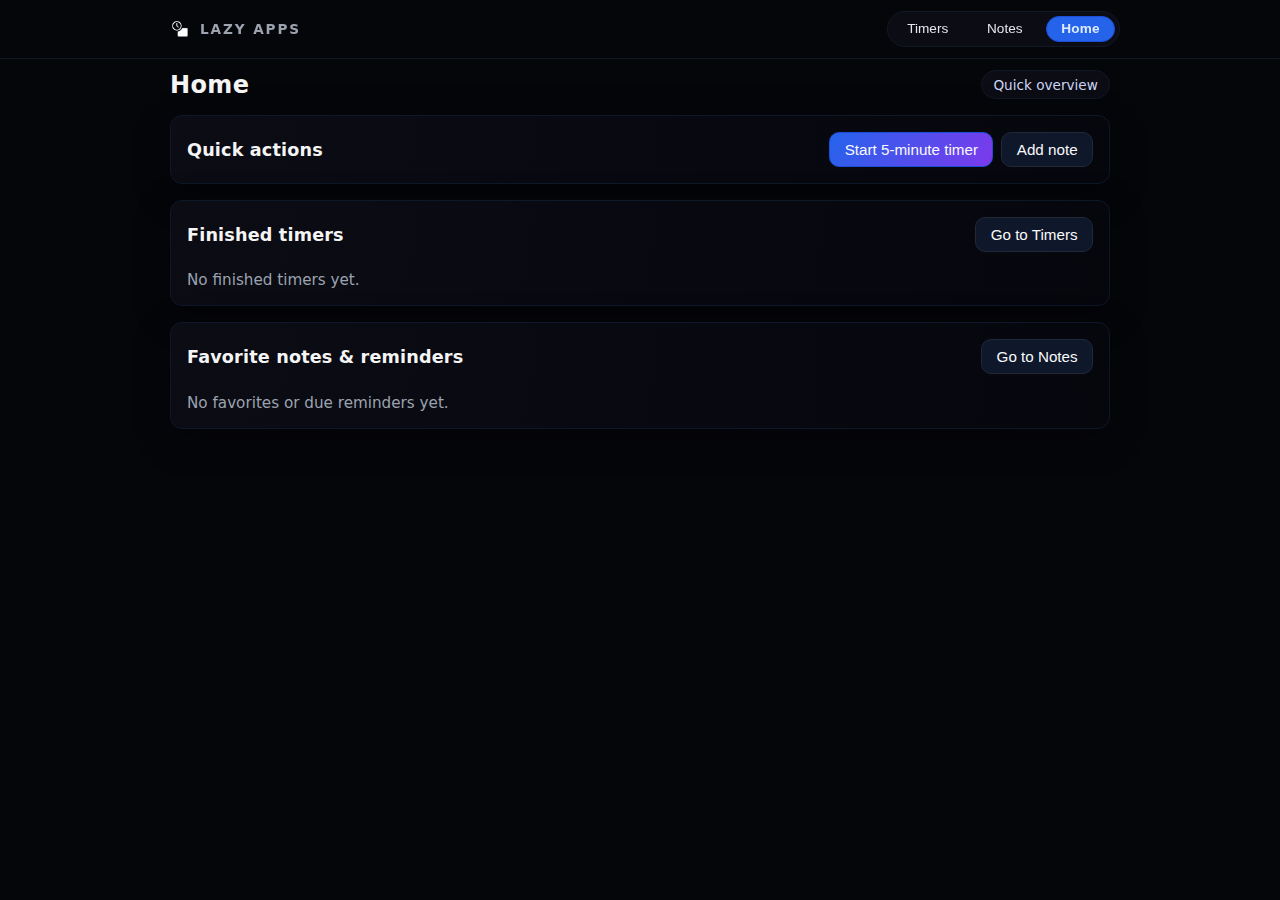
<file: index.html>
<!DOCTYPE html>
<html lang="en">
<head>
  <meta charset="UTF-8" />
  <title>Lazy Apps</title>
  <meta name="viewport" content="width=device-width, initial-scale=1" />
  <link rel="icon" type="image/png" href="icon.png" />
  <style>
    :root { color-scheme: dark; }
    * { box-sizing: border-box; }

    html, body {
      margin: 0;
      padding: 0;
      height: 100%;
    }

    body {
      font-family: system-ui, -apple-system, sans-serif;
      background: #05060a;
      color: #f5f5f5;
      display: flex;
      flex-direction: column;
    }

    /* Top navigation shell */
    .top-nav {
      position: fixed;
      top: 0;
      left: 0;
      right: 0;
      z-index: 1000;
      background: #05060a;
      box-shadow: 0 1px 0 #111827;
      padding: 0.55rem 1rem;
      display: flex;
      justify-content: center;
    }

    .top-nav-inner {
      width: 100%;
      max-width: 960px;
      display: flex;
      align-items: center;
      justify-content: space-between;
      gap: 1rem;
    }

    .app-brand {
      display: flex;
      align-items: center;
      gap: 0rem;
      font-size: 0.85rem;
      font-weight: 600;
      letter-spacing: 0.14em;
      text-transform: uppercase;
      color: #9ca3af;
      white-space: nowrap;
    }

    .app-brand img {
      width: 40px;
      height: 40px;
      border-radius: 12px;
      display: block;
    }

    .tab-group {
      display: flex;
      justify-content: center;
      gap: 0.5rem;
      padding: 0.25rem;
      border-radius: 999px;
      background: #0b0c14;
      border: 1px solid #111827;
    }

    .tab-button {
      position: relative; /* needed for the notes dot */
      border: none;
      background: transparent;
      color: #e5e7eb;
      font-size: 0.85rem;
      padding: 0.3rem 0.9rem;
      border-radius: 999px;
      cursor: pointer;
      transition:
        background 0.12s ease,
        color 0.12s ease,
        transform 0.05s ease,
        border-color 0.12s ease;
      white-space: nowrap;
      border: 1px solid transparent;
    }

    .tab-button:hover {
      background: #111827;
    }

    .tab-button:active {
      transform: scale(0.96);
    }

    .tab-button.active {
      background: #2563eb;
      color: #f9fafb;
      border-color: #1d4ed8;
    }

    .tab-button.home-tab {
      font-weight: 700;
      letter-spacing: 0.01em;
      color: #dbeafe;
    }

    /* Alarm state for Timers tab */
    .tab-button.timer-alert {
      border-color: #ef4444;
      color: #fecaca;
    }

    .tab-button.timer-alert::after {
      content: " 🔔";
      font-size: 1rem;
      vertical-align: -0.1em;
    }

    /* Subtle dot for Notes reminders */
    .tab-button.notes-reminder::after {
      content: "";
      position: absolute;
      top: 4px;
      right: 4px;
      width: 6px;
      height: 6px;
      border-radius: 999px;
      background: #f97373;
    }

    .tab-button:focus-visible {
      outline: 2px solid #38bdf8;
      outline-offset: 2px;
    }

    main {
      flex: 1 1 auto;
      margin-top: 3.1rem; /* space for fixed nav */
      padding: 0;
      min-height: 0;
    }

    /* One iframe per page, all full height; only .active is visible */
    .page-frame {
      width: 100%;
      height: 100%;
      border: none;
      background: #05060a;
      display: none;
    }

    .page-frame.active {
      display: block;
    }

    @media (max-width: 640px) {
      .top-nav-inner {
        flex-direction: column;
        align-items: center;
        justify-content: center;
      }

      .app-brand {
        font-size: 0.8rem;
      }
    }
  </style>
</head>
<body>
  <header class="top-nav">
    <div class="top-nav-inner">
      <div class="app-brand">
        <img src="icon.png" alt="Lazy Apps icon">
        <span>Lazy apps</span>
      </div>

      <div class="tab-group">
        <button class="tab-button" data-src="apps/timers.html">Timers</button>
        <button class="tab-button" data-src="apps/notes.html">Notes</button>
        <button class="tab-button home-tab active" data-src="apps/home.html">Home</button>
      </div>
    </div>
  </header>

  <main>
    <!-- Each page has its own iframe, kept loaded all the time -->
    <iframe
      class="page-frame"
      data-src="apps/timers.html"
      src="apps/timers.html"
      title="Timers"
    ></iframe>

    <iframe
      class="page-frame"
      data-src="apps/notes.html"
      src="apps/notes.html"
      title="Notes"
    ></iframe>

    <iframe
      class="page-frame active"
      data-src="apps/home.html"
      src="apps/home.html"
      title="Home"
    ></iframe>
  </main>

  <script>
    const LAST_PAGE_KEY = "lazy_last_page_v1";

    const buttons = Array.from(document.querySelectorAll(".tab-button"));
    const frames = Array.from(document.querySelectorAll(".page-frame"));

    function setActiveButton(clicked) {
      buttons.forEach(btn => {
        btn.classList.toggle("active", btn === clicked);
      });
    }

    function setActiveFrame(src) {
      frames.forEach(frame => {
        frame.classList.toggle("active", frame.dataset.src === src);
      });
    }

    function switchToButton(btn) {
      if (!btn) return;
      const src = btn.dataset.src;
      if (!src) return;

      setActiveButton(btn);
      setActiveFrame(src);

      try {
        localStorage.setItem(LAST_PAGE_KEY, src);
      } catch {
        // ignore storage errors
      }
    }

    // Click handling
    buttons.forEach(btn => {
      btn.addEventListener("click", () => {
        switchToButton(btn);
      });
    });

    // Restore last page on load
    let storedSrc = null;
    try {
      storedSrc = localStorage.getItem(LAST_PAGE_KEY);
    } catch {
      storedSrc = null;
    }

    const homeButton = buttons.find(btn => btn.dataset.src === "apps/home.html");
    const initialButton =
      buttons.find(btn => btn.dataset.src === storedSrc) ||
      homeButton ||
      buttons[0];

    switchToButton(initialButton);

    // Listen for alarm state messages from apps/timers.html AND reminder state from apps/notes.html
    window.addEventListener("message", event => {
      const data = event.data;
      if (!data || typeof data !== "object") return;

      if (data.type === "lazy_switch_tab") {
        const targetBtn = buttons.find(btn => btn.dataset.src === data.targetSrc);
        if (targetBtn) switchToButton(targetBtn);
        return;
      }

      if (data.type === "lazy_quick_add_timer") {
        const timersFrame = frames.find(frame => frame.dataset.src === "apps/timers.html");
        timersFrame?.contentWindow?.postMessage(data, "*");
        return;
      }

      if (data.type === "lazy_focus_new_note") {
        const notesFrame = frames.find(frame => frame.dataset.src === "apps/notes.html");
        notesFrame?.contentWindow?.postMessage(data, "*");
        return;
      }

      // Timers: { source: "timers", type: "alarmState", anyFinished: boolean }
      if (data.source === "timers" && data.type === "alarmState") {
        const timersBtn = buttons.find(btn => btn.dataset.src === "apps/timers.html");
        if (!timersBtn) return;

        if (data.anyFinished) {
          timersBtn.classList.add("timer-alert");
        } else {
          timersBtn.classList.remove("timer-alert");
        }
        return;
      }

      // Notes: { type: "lazy_notes_reminder_state", hasDue: boolean }
      if (data.type === "lazy_notes_reminder_state") {
        const notesBtn = buttons.find(btn => btn.dataset.src === "apps/notes.html");
        if (!notesBtn) return;

        if (data.hasDue) {
          notesBtn.classList.add("notes-reminder");
        } else {
          notesBtn.classList.remove("notes-reminder");
        }
      }
    });
  </script>
</body>
</html>
</file>
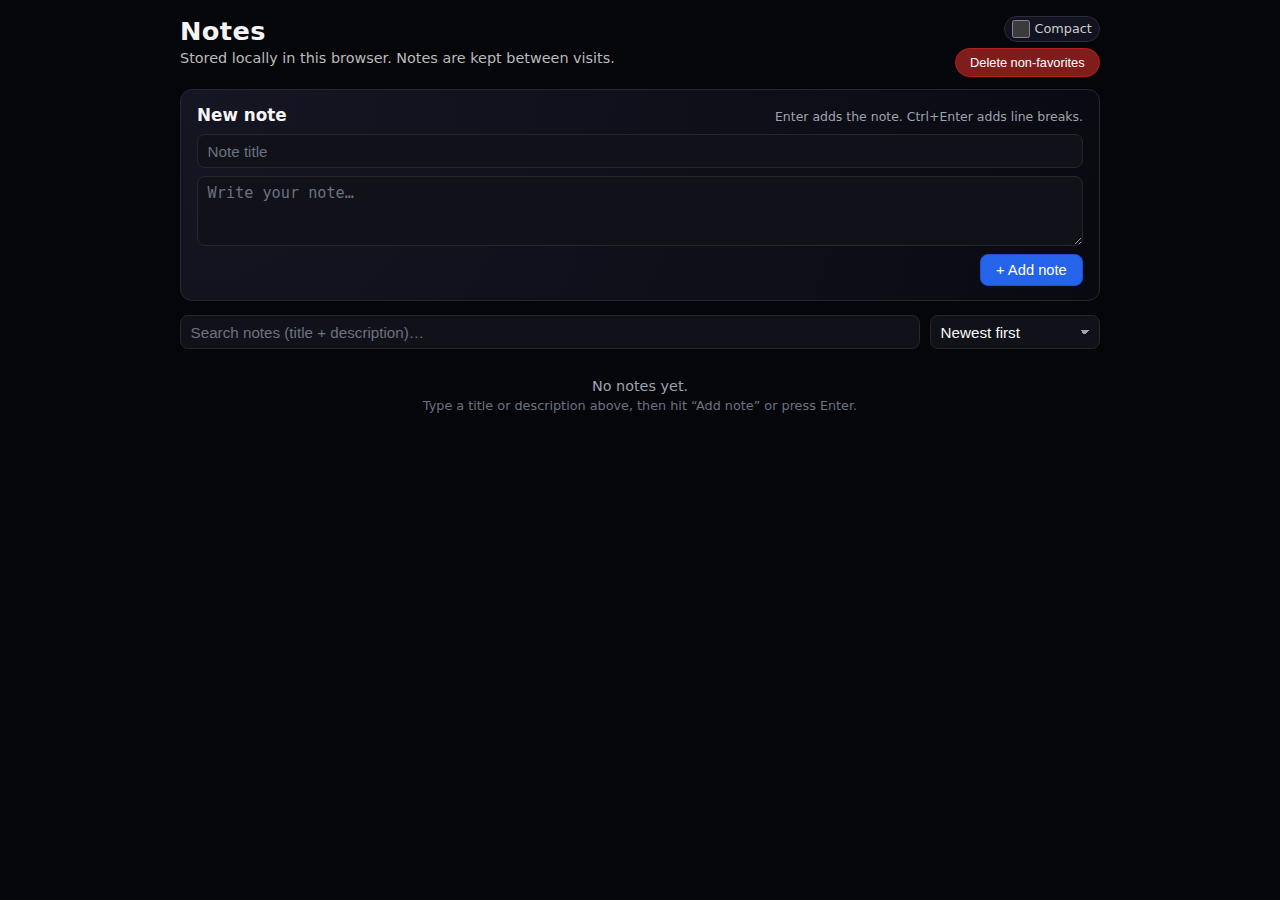
<file: notes.html>
<!DOCTYPE html>
<html lang="en">
<head>
  <meta charset="UTF-8" />
  <title>Notes</title>
  <meta name="viewport" content="width=device-width, initial-scale=1" />
  <style>
    :root { color-scheme: dark; }
    * { box-sizing: border-box; }

    body {
      margin: 0;
      padding: 1rem;
      background: #05060a;
      color: #f5f5f5;
      font-family: system-ui, -apple-system, sans-serif;
      transition: padding 0.15s ease;
    }

    .page {
      max-width: 920px;
      margin: 0 auto;
    }

    /* Top bar (aligned with timers) */
    .top-bar {
      display: flex;
      justify-content: space-between;
      gap: 1rem;
      align-items: flex-start;
      margin-bottom: 0.8rem;
    }

    .top-text h1 {
      margin: 0 0 0.25rem;
      font-size: 1.6rem;
      letter-spacing: 0.015em;
    }

    .top-text p {
      margin: 0;
      color: #bbbbbb;
      font-size: 0.9rem;
    }

    .top-right {
      display: flex;
      flex-direction: column;
      align-items: flex-end;
      gap: 0.4rem;
    }

    .toggles {
      display: flex;
      gap: 0.5rem;
      align-items: center;
      flex-wrap: wrap;
      justify-content: flex-end;
    }

    .toggle {
      display: inline-flex;
      align-items: center;
      gap: 0.3rem;
      font-size: 0.8rem;
      color: #cccccc;
      padding: 0.2rem 0.45rem;
      border-radius: 999px;
      border: 1px solid #2b2c3b;
      background: #121321;
    }

    .toggle input {
      margin: 0;
      width: 1.1rem;
      height: 1.1rem;
    }

    .reset-all-btn {
      padding: 0.35rem 0.9rem;
      border-radius: 999px;
      border: 1px solid #b91c1c;
      background: #7f1d1d;
      color: #fff;
      font-size: 0.8rem;
      cursor: pointer;
      transition: transform 0.05s ease, background 0.1s ease, border-color 0.1s ease;
    }

    .reset-all-btn:hover { background: #991b1b; }
    .reset-all-btn:active { transform: scale(0.96); }

    .input-error {
      margin: 0;
      font-size: 0.8rem;
      color: #f97373;
      min-height: 1em;
      flex: 1 1 auto;
    }

    button {
      padding: 0.45rem 0.95rem;
      border-radius: 8px;
      border: 1px solid #333;
      background: #1d1f2b;
      color: #fff;
      font-size: 0.92rem;
      cursor: pointer;
      transition: transform 0.05s ease, background 0.1s ease, border-color 0.1s ease;
      white-space: nowrap;
    }

    button:hover { background: #272a3a; }
    button:active { transform: scale(0.97); }

    button:focus-visible,
    .field:focus-visible,
    select:focus-visible,
    .toggle input:focus-visible {
      outline: 2px solid #38bdf8;
      outline-offset: 2px;
    }

    .btn-primary {
      background: #2563eb;
      border-color: #1d4ed8;
    }

    .btn-primary:hover {
      background: #1d4ed8;
    }

    .field {
      width: 100%;
      padding: 0.45rem 0.6rem;
      border-radius: 8px;
      border: 1px solid #272727;
      background: #101119;
      color: #f9fafb;
      font-size: 0.95rem;
    }

    .field::placeholder {
      color: #6b7280;
    }

    textarea.field {
      resize: vertical;
      min-height: 3.2rem;
    }

    /* New note card */
    .new-note {
      background: radial-gradient(circle at top left, #151623, #090a11);
      border-radius: 12px;
      border: 1px solid #262637;
      padding: 0.9rem 1rem 0.85rem;
      margin-bottom: 0.9rem;
    }

    .new-note-header {
      display: flex;
      justify-content: space-between;
      align-items: baseline;
      gap: 0.75rem;
      margin-bottom: 0.6rem;
    }

    .new-note-header h2 {
      margin: 0;
      font-size: 1.05rem;
    }

    .new-note-header span {
      font-size: 0.78rem;
      color: #9ca3af;
      white-space: nowrap;
    }

    .new-note-body {
      display: flex;
      flex-direction: column;
      gap: 0.5rem;
    }

    .new-note-footer {
      display: flex;
      justify-content: flex-end;
      align-items: center;
      gap: 0.75rem;
      margin-top: 0.5rem;
    }

    /* Toolbar: search + sort */
    .toolbar {
      display: flex;
      flex-wrap: wrap;
      gap: 0.6rem;
      align-items: center;
      margin-bottom: 0.6rem;
    }

    .toolbar-search {
      flex: 1 1 220px;
      min-width: 0;
    }

    .toolbar-sort {
      flex: 0 0 170px;
    }

    select.field {
      padding-right: 2rem;
      appearance: none;
      background-image: linear-gradient(45deg, transparent 50%, #9ca3af 50%), linear-gradient(135deg, #9ca3af 50%, transparent 50%);
      background-position: calc(100% - 14px) 50%, calc(100% - 9px) 50%;
      background-size: 5px 5px, 5px 5px;
      background-repeat: no-repeat;
    }

    /* Notes list */
    #notes {
      display: flex;
      flex-direction: column;
      gap: 0.55rem;
      margin-top: 0.2rem;
    }

    .note {
      background: radial-gradient(circle at top left, #1c1d2a, #090a11);
      border: 1px solid #262637;
      border-radius: 10px;
      padding: 0.65rem 0.75rem;
      display: flex;
      flex-direction: column;
      gap: 0.45rem;
    }

    .note.favorite {
      border-color: #eab308;
    }

    .note.reminder-due {
      border-color: #f97373;
      box-shadow: 0 0 6px rgba(248, 113, 113, 0.25);
    }

    .note-main {
      display: flex;
      justify-content: space-between;
      gap: 0.6rem;
      align-items: stretch;
      flex-wrap: wrap;
    }

    .note-left {
      flex: 1 1 60%;
      min-width: 0;
      display: flex;
      flex-direction: column;
      gap: 0.35rem;
    }

    .note-title {
      font-size: 0.98rem;
      font-weight: 600;
      letter-spacing: 0.01em;
      background: #0c0d15;
      border: 1px solid #272727;
      border-radius: 8px;
      padding: 0.35rem 0.55rem;
      color: #f9fafb;
    }

    .note-title::placeholder {
      color: #6b7280;
    }

    .note-desc {
      font-size: 0.92rem;
      background: #101119;
      border-radius: 8px;
      border: 1px solid #272727;
      padding: 0.4rem 0.55rem;
      color: #e5e7eb;
      min-height: 3rem;
      resize: vertical;
    }

    .note-desc::placeholder {
      color: #6b7280;
    }

    /* Inline star (used in compact mode) */
    .note-fav-inline {
      border: none;
      background: transparent;
      padding: 0;
      margin: 0;
      margin-right: 0.3rem;
      cursor: pointer;
      font-size: 0.9rem;
      color: #e5e7eb;
      display: none; /* only in compact mode */
    }

    .note-fav-inline:hover {
      color: #facc15;
    }

    .note-right {
      flex: 0 0 210px;
      display: flex;
      flex-direction: column;
      justify-content: space-between;
      align-items: flex-end;
      gap: 0.4rem;
      font-size: 0.8rem;
      color: #9ca3af;
      text-align: right;
    }

    .note-meta-label {
      color: #d1d5db;
      font-weight: 500;
    }

    .note-meta-value {
      color: #9ca3af;
    }

    .note-meta-block {
      margin-bottom: 0.2rem;
    }

    .note-reminder {
      display: flex;
      flex-direction: column;
      align-items: flex-end;
      gap: 0.15rem;
      margin-top: 0.15rem;
    }

    .note-reminder-select {
      padding: 0.18rem 0.7rem;
      border-radius: 999px;
      border: 1px solid #272727;
      background: #0b0c14;
      color: #e5e7eb;
      font-size: 0.78rem;
      cursor: pointer;
    }

    .note-reminder-select option {
      background: #05060a;
      color: #e5e7eb;
    }

    .note-reminder-status {
      font-size: 0.75rem;
      color: #9ca3af;
    }

    .note-reminder-status.due {
      color: #f97373;
    }

    .note-actions {
      display: flex;
      flex-wrap: wrap;
      gap: 0.25rem;
      justify-content: flex-end;
    }

    .note-delete-btn {
      background: #b91c1c;
      border-color: #991b1b;
      font-size: 0.82rem;
      padding: 0.32rem 0.8rem;
    }

    .note-delete-btn:hover {
      background: #991b1b;
    }

    .note-fav-btn {
      background: #1e293b;
      border-color: #334155;
      font-size: 0.82rem;
      padding: 0.32rem 0.8rem;
    }

    .note-fav-btn:hover {
      background: #111827;
    }

    .note-empty-state {
      text-align: center;
      padding: 1.2rem 0.4rem;
      color: #9ca3af;
      font-size: 0.9rem;
    }

    .note-empty-state span {
      display: block;
      margin-top: 0.25rem;
      font-size: 0.8rem;
      color: #6b7280;
    }

    /* Compact mode (aligned with timers philosophy) */
    body.compact {
      padding: 1rem;
    }

    body.compact .new-note {
      padding: 0.7rem 0.8rem;
      margin-bottom: 0.6rem;
    }

    body.compact .new-note-header h2 {
      font-size: 0.95rem;
    }

    body.compact .new-note-header span {
      font-size: 0.72rem;
    }

    body.compact .field {
      font-size: 0.9rem;
      padding: 0.35rem 0.5rem;
    }

    body.compact .toolbar {
      margin-bottom: 0.4rem;
      gap: 0.45rem;
    }

    body.compact .note {
      padding: 0.45rem 0.6rem;
      gap: 0.3rem;
    }

    body.compact .note-main {
      flex-wrap: nowrap;
      align-items: center;
    }

    body.compact .note-left {
      flex-direction: row;
      align-items: center;
      gap: 0.5rem;
    }

    body.compact .note-fav-inline {
      display: inline-flex;
      align-items: center;
      justify-content: center;
    }

    body.compact .note-title {
      font-size: 0.9rem;
      padding: 0.3rem 0.5rem;
      flex: 1 1 auto;
    }

    body.compact .note-desc {
      display: none;
    }

    body.compact .note-right {
      flex: 0 0 auto;
      align-items: flex-end;
      gap: 0.25rem;
    }

    body.compact .note-meta-label {
      display: none;
    }

    body.compact .note-meta-value {
      font-size: 0.78rem;
    }

    body.compact .note-reminder-select {
      padding: 0.15rem 0.6rem;
      font-size: 0.74rem;
    }

    body.compact .note-reminder-status {
      display: none;
    }

    body.compact .note-delete-btn,
    body.compact .note-fav-btn {
      padding: 0.25rem 0.45rem;
      font-size: 0.8rem;
    }

    body.compact .note-actions {
      flex-wrap: nowrap;
    }

    /* Hide the big Favorite button in compact mode; we use inline star instead */
    body.compact .note-fav-btn {
      display: none;
    }

    /* Match timers: shrink the top red button in compact mode */
    body.compact .reset-all-btn {
      padding: 0.3rem 0.75rem;
      font-size: 0.75rem;
    }

    @media (max-width: 640px) {
      .top-bar {
        flex-direction: column;
        align-items: flex-start;
      }

      .top-right {
        align-items: flex-start;
      }

      .new-note-header {
        flex-direction: column;
        align-items: flex-start;
      }

      .note-right {
        flex-basis: 100%;
        align-items: flex-start;
        text-align: left;
      }

      .note-actions {
        justify-content: flex-start;
      }

      .note-reminder {
        align-items: flex-start;
      }
    }
  </style>
</head>
<body>
  <div class="page">
    <header class="top-bar">
      <div class="top-text">
        <h1>Notes</h1>
        <p>Stored locally in this browser. Notes are kept between visits.</p>
      </div>
      <div class="top-right">
        <div class="toggles">
          <label class="toggle">
            <input type="checkbox" id="compactToggle">
            <span>Compact</span>
          </label>
        </div>
        <button id="deleteOthersBtn" class="reset-all-btn" type="button">
          Delete non-favorites
        </button>
      </div>
    </header>

    <!-- New note card -->
    <section class="new-note">
      <div class="new-note-header">
        <h2>New note</h2>
        <span>Enter adds the note. Ctrl+Enter adds line breaks.</span>
      </div>

      <div class="new-note-body">
        <input
          id="titleInput"
          class="field"
          type="text"
          placeholder="Note title"
          aria-label="Note title"
        >
        <textarea
          id="descInput"
          class="field"
          rows="3"
          placeholder="Write your note…"
          aria-label="Note description"
        ></textarea>
      </div>

      <div class="new-note-footer">
        <p id="noteError" class="input-error"></p>
        <button id="addNoteBtn" class="btn-primary" type="button">+ Add note</button>
      </div>
    </section>

    <!-- Toolbar -->
    <section class="toolbar">
      <div class="toolbar-search">
        <input
          id="searchInput"
          class="field"
          type="search"
          placeholder="Search notes (title + description)…"
          aria-label="Search notes"
        >
      </div>

      <div class="toolbar-sort">
        <select
          id="sortSelect"
          class="field"
          aria-label="Sort by added time"
        >
          <option value="newest">Newest first</option>
          <option value="oldest">Oldest first</option>
        </select>
      </div>
    </section>

    <!-- Notes list -->
    <section aria-label="Notes">
      <div id="notes"></div>
    </section>
  </div>

  <script>
    const STORAGE_KEY = "lazy_notes_v1";
    const SETTINGS_KEY = "lazy_notes_settings_v1";

    let notes = [];
    let sortOrder = "newest"; // "newest" | "oldest"
    let searchQuery = "";
    let compactEnabled = false;

    // ------- Settings -------
    function loadSettings() {
      const raw = localStorage.getItem(SETTINGS_KEY);
      if (!raw) return;
      try {
        const s = JSON.parse(raw);
        compactEnabled = !!s.compactEnabled;
      } catch {}
    }

    function saveSettings() {
      localStorage.setItem(
        SETTINGS_KEY,
        JSON.stringify({ compactEnabled })
      );
    }

    function applySettingsToUI() {
      const compactToggle = document.getElementById("compactToggle");
      if (compactToggle) compactToggle.checked = compactEnabled;
      document.body.classList.toggle("compact", compactEnabled);
    }

    // ------- Storage -------
    function loadNotes() {
      const raw = localStorage.getItem(STORAGE_KEY);
      if (!raw) return [];
      try {
        const parsed = JSON.parse(raw);
        return parsed.map(n => ({
          id: n.id || (Date.now().toString(36) + Math.random().toString(16).slice(2)),
          title: n.title || "",
          description: n.description || "",
          createdAt: typeof n.createdAt === "number" ? n.createdAt : Date.now(),
          favorite: !!n.favorite,
          remindAt: typeof n.remindAt === "number" ? n.remindAt : null,
          remindPreset:
            n.remindPreset === "1d" ||
            n.remindPreset === "3d" ||
            n.remindPreset === "7d"
              ? n.remindPreset
              : "none"
        }));
      } catch {
        return [];
      }
    }

    function saveNotes() {
      localStorage.setItem(STORAGE_KEY, JSON.stringify(notes));
    }

    // ------- Helpers -------
    function normalizeText(s) {
      return (s || "").toLowerCase();
    }

    function matchesSearch(note, query) {
      if (!query) return true;
      const haystack = normalizeText(note.title + " " + note.description);
      const needle = normalizeText(query);
      return haystack.includes(needle);
    }

    function formatDateTime(ts) {
      const d = new Date(ts);
      return d.toLocaleString();
    }

    function insertTextAtCursor(textarea, text) {
      const start = textarea.selectionStart;
      const end = textarea.selectionEnd;
      const value = textarea.value;
      textarea.value = value.slice(0, start) + text + value.slice(end);
      const pos = start + text.length;
      textarea.selectionStart = textarea.selectionEnd = pos;
      textarea.dispatchEvent(new Event("input", { bubbles: true }));
    }

    function getReminderInfo(note) {
      if (!note.remindAt || note.remindPreset === "none") {
        return { label: "No reminder set", isDue: false };
      }

      const now = Date.now();
      const diff = note.remindAt - now;
      const abs = Math.abs(diff);

      const minute = 60 * 1000;
      const hour = 60 * minute;
      const day = 24 * hour;

      let unitLabel;
      let value;

      if (abs < minute) {
        unitLabel = "just now";
      } else if (abs < hour) {
        value = Math.round(abs / minute);
        unitLabel = value + " min" + (value === 1 ? "" : "s");
      } else if (abs < day) {
        value = Math.round(abs / hour);
        unitLabel = value + " hour" + (value === 1 ? "" : "s");
      } else {
        value = Math.round(abs / day);
        unitLabel = value + " day" + (value === 1 ? "" : "s");
      }

      let label;
      if (abs < minute) {
        label = "Reminder now";
      } else if (diff > 0) {
        label = "In " + unitLabel;
      } else {
        label = unitLabel + " ago";
      }

      return {
        label: "Reminder: " + label,
        isDue: diff <= 0
      };
    }

    function notifyParentReminderState() {
      if (!window.parent || window.parent === window) return;
      const hasDue = notes.some(n => getReminderInfo(n).isDue);
      try {
        window.parent.postMessage(
          { type: "lazy_notes_reminder_state", hasDue },
          "*"
        );
      } catch {}
    }

    // ------- Render -------
    function renderNotes() {
      const container = document.getElementById("notes");
      container.innerHTML = "";

      let list = notes.slice();
      list = list.filter(n => matchesSearch(n, searchQuery));

      list.sort((a, b) => {
        if (sortOrder === "newest") return b.createdAt - a.createdAt;
        return a.createdAt - b.createdAt;
      });

      if (list.length === 0) {
        const empty = document.createElement("div");
        empty.className = "note-empty-state";
        empty.innerHTML = `
          No notes yet.
          <span>Type a title or description above, then hit “Add note” or press Enter.</span>
        `;
        container.appendChild(empty);
        notifyParentReminderState();
        return;
      }

      list.forEach(note => {
        const card = document.createElement("article");
        card.className = "note";
        card.dataset.noteId = note.id;

        if (note.favorite) {
          card.classList.add("favorite");
        }

        const reminderInfo = getReminderInfo(note);
        if (reminderInfo.isDue) {
          card.classList.add("reminder-due");
        }

        const main = document.createElement("div");
        main.className = "note-main";

        const left = document.createElement("div");
        left.className = "note-left";

        // Inline star (compact mode)
        const favInline = document.createElement("button");
        favInline.type = "button";
        favInline.className = "note-fav-inline";
        favInline.textContent = note.favorite ? "★" : "☆";
        favInline.title = note.favorite ? "Unfavorite note" : "Mark note as favorite";
        favInline.addEventListener("click", () => {
          note.favorite = !note.favorite;
          saveNotes();
          renderNotes();
        });

        const titleInput = document.createElement("input");
        titleInput.type = "text";
        titleInput.className = "note-title";
        titleInput.value = note.title;
        titleInput.placeholder = "Note title";

        titleInput.addEventListener("input", () => {
          note.title = titleInput.value;
          saveNotes();
        });

        const descArea = document.createElement("textarea");
        descArea.className = "note-desc";
        descArea.rows = 3;
        descArea.value = note.description;
        descArea.placeholder = "Note description…";

        descArea.addEventListener("input", () => {
          note.description = descArea.value;
          saveNotes();
        });

        left.appendChild(favInline);
        left.appendChild(titleInput);
        left.appendChild(descArea);

        const right = document.createElement("div");
        right.className = "note-right";

        const metaBlock = document.createElement("div");
        metaBlock.className = "note-meta-block";

        const label = document.createElement("div");
        label.className = "note-meta-label";
        label.textContent = "Added";
        const value = document.createElement("div");
        value.className = "note-meta-value";
        value.textContent = formatDateTime(note.createdAt);

        metaBlock.appendChild(label);
        metaBlock.appendChild(value);

        // Reminder controls
        const reminderBlock = document.createElement("div");
        reminderBlock.className = "note-reminder";

        const reminderSelect = document.createElement("select");
        reminderSelect.className = "note-reminder-select";
        reminderSelect.setAttribute("aria-label", "Reminder");

        [
          { value: "none", label: "No reminder" },
          { value: "1d", label: "In 1 day" },
          { value: "3d", label: "In 3 days" },
          { value: "7d", label: "In 7 days" }
        ].forEach(opt => {
          const o = document.createElement("option");
          o.value = opt.value;
          o.textContent = opt.label;
          reminderSelect.appendChild(o);
        });

        reminderSelect.value = note.remindPreset || "none";

        reminderSelect.addEventListener("change", () => {
          const v = reminderSelect.value;
          note.remindPreset = v;
          if (v === "none") {
            note.remindAt = null;
          } else {
            const days = parseInt(v, 10) || 0;
            note.remindAt = Date.now() + days * 24 * 60 * 60 * 1000;
          }
          saveNotes();
          renderNotes();
        });

        const reminderStatus = document.createElement("div");
        reminderStatus.className = "note-reminder-status";
        reminderStatus.textContent = reminderInfo.label;
        if (reminderInfo.isDue) {
          reminderStatus.classList.add("due");
        }

        reminderBlock.appendChild(reminderSelect);
        reminderBlock.appendChild(reminderStatus);
        metaBlock.appendChild(reminderBlock);

        // Actions
        const actions = document.createElement("div");
        actions.className = "note-actions";

        const favBtn = document.createElement("button");
        favBtn.className = "note-fav-btn";
        favBtn.type = "button";
        favBtn.textContent = note.favorite ? "★ Favorite" : "☆ Favorite";
        favBtn.title = note.favorite ? "Unfavorite note" : "Mark note as favorite";

        favBtn.addEventListener("click", () => {
          note.favorite = !note.favorite;
          saveNotes();
          renderNotes();
        });

        const deleteBtn = document.createElement("button");
        deleteBtn.className = "note-delete-btn";
        deleteBtn.type = "button";
        deleteBtn.textContent = "🗑 Delete";

        deleteBtn.addEventListener("click", () => {
          notes = notes.filter(n => n.id !== note.id);
          saveNotes();
          renderNotes();
        });

        actions.appendChild(favBtn);
        actions.appendChild(deleteBtn);

        right.appendChild(metaBlock);
        right.appendChild(actions);

        main.appendChild(left);
        main.appendChild(right);
        card.appendChild(main);
        container.appendChild(card);
      });

      notifyParentReminderState();
    }

    // ------- Add note -------
    function handleAddNote() {
      const titleInput = document.getElementById("titleInput");
      const descInput = document.getElementById("descInput");
      const errorEl = document.getElementById("noteError");

      const title = (titleInput.value || "").trim();
      const desc = (descInput.value || "").trim();

      if (!title && !desc) {
        if (errorEl) errorEl.textContent = "Write a title or description before adding.";
        (titleInput || descInput).focus();
        return;
      }

      if (errorEl) errorEl.textContent = "";

      const now = Date.now();
      notes.push({
        id: now.toString(36) + Math.random().toString(16).slice(2),
        title,
        description: desc,
        createdAt: now,
        favorite: false,
        remindAt: null,
        remindPreset: "none"
      });

      saveNotes();
      renderNotes();

      titleInput.value = "";
      descInput.value = "";
      titleInput.focus();
    }

    // ------- Wiring -------
    function wireControls() {
      const addBtn = document.getElementById("addNoteBtn");
      const titleInput = document.getElementById("titleInput");
      const descInput = document.getElementById("descInput");
      const searchInput = document.getElementById("searchInput");
      const sortSelect = document.getElementById("sortSelect");
      const errorEl = document.getElementById("noteError");
      const compactToggle = document.getElementById("compactToggle");
      const deleteOthersBtn = document.getElementById("deleteOthersBtn");

      if (addBtn) {
        addBtn.addEventListener("click", handleAddNote);
      }

      if (titleInput) {
        titleInput.addEventListener("keydown", e => {
          if (e.key === "Enter") {
            e.preventDefault();
            descInput.focus();
            descInput.select();
          }
        });
      }

      if (descInput) {
        descInput.addEventListener("keydown", e => {
          if (e.key === "Enter" && e.ctrlKey) {
            e.preventDefault();
            insertTextAtCursor(descInput, "\n");
            return;
          }

          if (
            e.key === "Enter" &&
            !e.ctrlKey &&
            !e.metaKey &&
            !e.shiftKey &&
            !e.altKey
          ) {
            e.preventDefault();
            handleAddNote();
          }
        });
      }

      if (searchInput) {
        searchInput.addEventListener("input", () => {
          searchQuery = searchInput.value || "";
          renderNotes();
        });
      }

      if (sortSelect) {
        sortSelect.addEventListener("change", () => {
          sortOrder = sortSelect.value === "oldest" ? "oldest" : "newest";
          renderNotes();
        });
      }

      [titleInput, descInput].forEach(el => {
        if (!el) return;
        el.addEventListener("input", () => {
          if (errorEl && errorEl.textContent) errorEl.textContent = "";
        });
      });

      if (compactToggle) {
        compactToggle.addEventListener("change", e => {
          compactEnabled = e.target.checked;
          saveSettings();
          applySettingsToUI();
          renderNotes();
        });
      }

      if (deleteOthersBtn) {
        deleteOthersBtn.addEventListener("click", () => {
          const hasNonFav = notes.some(n => !n.favorite);
          if (!hasNonFav) return;
          const ok = window.confirm("Delete all non-favorite notes? This cannot be undone.");
          if (!ok) return;
          notes = notes.filter(n => n.favorite);
          saveNotes();
          renderNotes();
        });
      }
    }

    // ------- Init -------
    notes = loadNotes();
    loadSettings();
    applySettingsToUI();
    renderNotes();
    wireControls();
  </script>
</body>
</html>
</file>
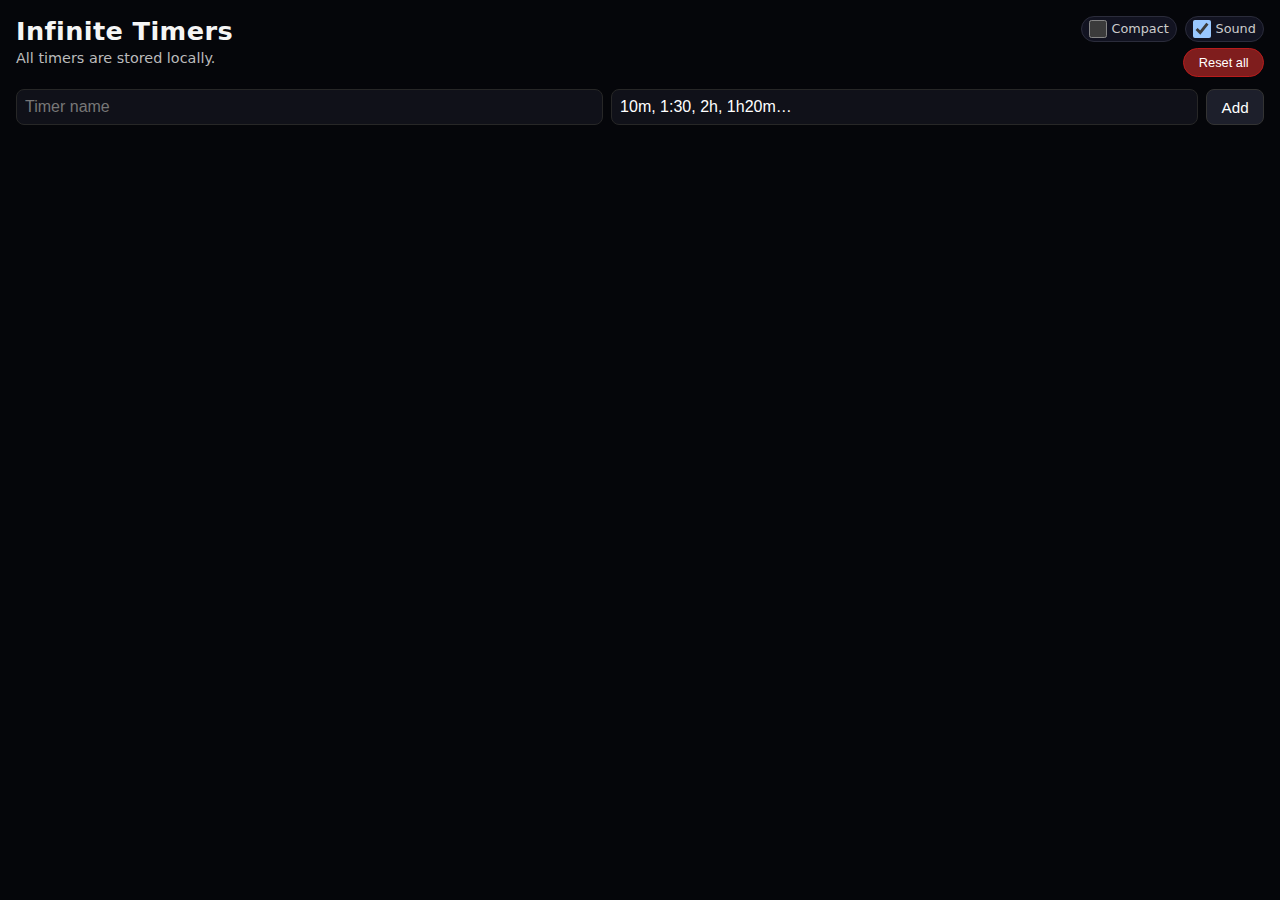
<file: timers.html>
<!--
Infinite Timers
Author: Andreas Nonslid Håvardsen
Version: 1.0.0
Last updated: 2025-11-26
License: MIT (see LICENSE file)

Copyright (c) 2025 Andreas Nonslid Håvardsen
-->
<!DOCTYPE html>
<html lang="en">
<head>
  <meta charset="UTF-8" />
  <title>Infinite Timers</title>
  <meta name="viewport" content="width=device-width, initial-scale=1" />
  <style>
    :root { color-scheme: dark; }
    * { box-sizing: border-box; }

    body {
      margin: 0;
      padding: 1rem;
      background: #05060a;
      color: #f5f5f5;
      font-family: system-ui, -apple-system, sans-serif;
      transition: padding 0.15s ease;
    }

    .visually-hidden {
      position: absolute;
      width: 1px;
      height: 1px;
      padding: 0;
      margin: -1px;
      overflow: hidden;
      clip: rect(0, 0, 0, 0);
      white-space: nowrap;
      border: 0;
    }

    .input-error {
      margin: 0.25rem 0 0.8rem;
      font-size: 0.8rem;
      color: #f97373;
      min-height: 1em;
    }

    .top-bar {
      display: flex;
      justify-content: space-between;
      gap: 1rem;
      align-items: flex-start;
      margin-bottom: 0.8rem;
    }

    .top-text h1 {
      margin: 0 0 0.25rem;
      font-size: 1.6rem;
      letter-spacing: 0.015em;
    }

    .top-text p {
      margin: 0;
      color: #bbbbbb;
      font-size: 0.9rem;
    }

    .top-right {
      display: flex;
      flex-direction: column;
      align-items: flex-end;
      gap: 0.4rem;
    }

    .toggles {
      display: flex;
      gap: 0.5rem;
      align-items: center;
      flex-wrap: wrap;
      justify-content: flex-end;
    }

    .toggle {
      display: inline-flex;
      align-items: center;
      gap: 0.3rem;
      font-size: 0.8rem;
      color: #cccccc;
      padding: 0.2rem 0.45rem;
      border-radius: 999px;
      border: 1px solid #2b2c3b;
      background: #121321;
    }

    .toggle input {
      margin: 0;
      width: 1.1rem;
      height: 1.1rem;
    }

    .reset-all-btn {
      padding: 0.35rem 0.9rem;
      border-radius: 999px;
      border: 1px solid #b91c1c;
      background: #7f1d1d;
      color: #fff;
      font-size: 0.8rem;
      cursor: pointer;
      transition: transform 0.05s ease, background 0.1s ease, border-color 0.1s ease;
    }
    .reset-all-btn:hover { background: #991b1b; }
    .reset-all-btn:active { transform: scale(0.96); }

    .controls {
      display: flex;
      gap: 0.5rem;
      flex-wrap: wrap;
      margin-bottom: 0.4rem;
    }

    .controls input[type="text"] {
      flex: 1;
      min-width: 0;
      padding: 0.5rem;
      border-radius: 8px;
      border: 1px solid #272727;
      background: #101119;
      color: #fff;
      font-size: 1rem;
    }
    .controls input[type="text"]::placeholder { color: #777; }

    button {
      padding: 0.5rem 0.9rem;
      border-radius: 8px;
      border: 1px solid #333;
      background: #1d1f2b;
      color: #fff;
      font-size: 0.95rem;
      cursor: pointer;
      transition: transform 0.05s ease, background 0.1s ease, border-color 0.1s ease;
    }
    button:active { transform: scale(0.97); }

    button:focus-visible,
    .controls input[type="text"]:focus-visible,
    .toggle input:focus-visible {
      outline: 2px solid #38bdf8;
      outline-offset: 2px;
    }

    #timers { display: flex; flex-direction: column; gap: 0.6rem; }

    .timer {
      background: radial-gradient(circle at top left, #1c1d2a, #090a11);
      border: 1px solid #262637;
      border-radius: 10px;
      padding: 0.6rem 0.7rem;
      display: flex;
      flex-direction: column;
      gap: 0.35rem;
    }

    .timer.finished {
      border-color: #ff5555;
      box-shadow: 0 0 10px rgba(255, 85, 85, 0.7);
      background: radial-gradient(circle at top left, #2a1820, #090a11);
    }

    .timer-main {
      display: flex;
      justify-content: space-between;
      gap: 0.5rem;
      align-items: flex-start;
      flex-wrap: wrap;
    }

    .timer-left {
      display: flex;
      flex-direction: column;
      gap: 0.25rem;
      min-width: 0;
      flex: 1 1 auto;
    }

    .timer-name {
      font-weight: 600;
      font-size: 1.1rem;
      word-break: break-word;
      letter-spacing: 0.01em;
    }

    .timer-buttons {
      display: flex;
      flex-wrap: wrap;
      gap: 0.35rem;
    }

    .btn-play {
      background: #16a34a;
      border-color: #15803d;
    }
    .btn-play:hover { background: #15803d; }

    .btn-pause {
      background: #f59e0b;
      border-color: #d97706;
    }
    .btn-pause:hover { background: #d97706; }

    .btn-reset {
      background: #1e293b;
      border-color: #334155;
    }
    .btn-reset:hover { background: #111827; }

    .btn-delete {
      background: #b91c1c;
      border-color: #991b1b;
    }
    .btn-delete:hover { background: #991b1b; }

    .btn-start-disabled {
      background: #374151;
      border-color: #4b5563;
      color: #9ca3af;
      cursor: default;
      opacity: 0.8;
    }
    .btn-start-disabled:hover {
      background: #374151;
      border-color: #4b5563;
    }

    .timer-right {
      text-align: right;
      flex: 0 0 auto;
    }

    .timer-time {
      font-variant-numeric: tabular-nums;
      font-size: 1.05rem;
      font-weight: 500;
      color: #f5f5f5;
    }

    .timer-finished-label {
      color: #ffb0b0;
      font-weight: 700;
    }

    .timer-range {
      color: #aaa;
      font-size: 0.82rem;
      margin-top: 0.1rem;
      display: block;
    }

    .alarm-icon {
      margin-right: 0.2rem;
      font-size: 1rem;
      color: #f97316;
    }

    .timer.finished .alarm-icon {
      animation: alarmPulse 1s ease-in-out infinite;
      text-shadow: 0 0 4px rgba(248, 113, 113, 0.9);
    }

    @keyframes alarmPulse {
      0%, 100% {
        transform: scale(1);
        text-shadow: 0 0 4px rgba(248, 113, 113, 0.7);
      }
      50% {
        transform: scale(1.25);
        text-shadow: 0 0 14px rgba(248, 113, 113, 1);
      }
    }

    /* Compact mode: single-line style */
    body.compact {
      padding: 0.7rem;
    }

    body.compact .timer {
      padding: 0.45rem 0.6rem;
      gap: 0.2rem;
    }

    body.compact .timer-main {
      flex-wrap: nowrap;
      align-items: center;
    }

    body.compact .timer-left {
      flex-direction: row;
      align-items: center;
      gap: 0.6rem;
    }

    /* Swap order: buttons then name in compact mode */
    body.compact .timer-buttons {
      order: 1;
    }
    body.compact .timer-name {
      order: 2;
    }

    body.compact .timer-name,
    body.compact .timer-time,
    body.compact .timer-buttons button {
      font-size: 0.9rem;
    }

    body.compact .timer-name {
      font-weight: 600;
    }

    body.compact .timer-buttons {
      flex-wrap: nowrap;
      gap: 0.25rem;
    }

    body.compact .timer-right {
      padding-left: 0.5rem;
      white-space: nowrap;
      display: flex;
      align-items: center;
      gap: 0.15rem;
    }

    body.compact .timer-range {
      display: inline;
      margin-top: 0;
      font-size: 0.9rem;
    }

    body.compact button {
      padding: 0.35rem 0.65rem;
    }

    body.compact .controls {
      margin-bottom: 0.3rem;
    }

    body.compact #timers {
      gap: 0.4rem;
    }

    body.compact .reset-all-btn {
      padding: 0.3rem 0.75rem;
      font-size: 0.75rem;
    }

    /* Reset modal */
    .modal-backdrop {
      position: fixed;
      inset: 0;
      background: rgba(0, 0, 0, 0.55);
      display: none;
      align-items: center;
      justify-content: center;
      z-index: 1000;
    }

    .modal-backdrop.show {
      display: flex;
    }

    .modal {
      background: #111827;
      border-radius: 12px;
      padding: 1rem 1.2rem 0.9rem;
      border: 1px solid #374151;
      max-width: 320px;
      width: 100%;
      box-shadow: 0 20px 40px rgba(0, 0, 0, 0.6);
    }

    .modal-title {
      margin: 0 0 0.4rem;
      font-size: 1.1rem;
      font-weight: 600;
    }

    .modal-body {
      margin: 0 0 0.8rem;
      font-size: 0.9rem;
      color: #d1d5db;
    }

    .modal-actions {
      display: flex;
      justify-content: flex-end;
      gap: 0.5rem;
    }

    .modal-btn {
      padding: 0.35rem 0.75rem;
      border-radius: 999px;
      font-size: 0.85rem;
      border: 1px solid #4b5563;
      background: #1f2933;
      color: #e5e7eb;
      cursor: pointer;
    }

    .modal-btn-primary {
      border-color: #b91c1c;
      background: #ef4444;
      color: #fff;
    }

    .modal-btn-primary:hover {
      background: #dc2626;
    }

    .modal-btn:hover {
      background: #111827;
    }

    @media (prefers-reduced-motion: reduce) {
      .timer.finished .alarm-icon {
        animation: none;
      }

      button,
      .reset-all-btn {
        transition: none;
      }
    }
  </style>
</head>
<body>
  <header class="top-bar">
    <div class="top-text">
      <h1>Infinite Timers</h1>
      <p>All timers are stored locally.</p>
    </div>
    <div class="top-right">
      <div class="toggles">
        <label class="toggle">
          <input type="checkbox" id="compactToggle">
          <span>Compact</span>
        </label>
        <label class="toggle">
          <input type="checkbox" id="soundToggle" checked>
          <span>Sound</span>
        </label>
      </div>
      <button id="resetAllBtn" class="reset-all-btn" type="button">Reset all</button>
    </div>
  </header>

  <main>
    <section>
      <div class="controls">
        <label for="nameInput" class="visually-hidden">Timer name</label>
        <input id="nameInput" type="text" placeholder="Timer name">

        <label for="durationInput" class="visually-hidden">Duration</label>
        <input id="durationInput" type="text">

        <button id="addBtn" type="button">Add</button>
      </div>
      <p id="durationError" class="input-error"></p>
    </section>

    <section aria-label="Timers">
      <div id="timers"></div>
    </section>
  </main>

  <!-- Reset All Modal -->
  <div id="resetModalBackdrop" class="modal-backdrop">
    <div class="modal" role="dialog" aria-modal="true" aria-labelledby="resetModalTitle">
      <h2 id="resetModalTitle" class="modal-title">Reset all timers?</h2>
      <p class="modal-body">
        This will reset every timer back to its full duration and pause them. This cannot be undone.
      </p>
      <div class="modal-actions">
        <button id="resetModalCancel" class="modal-btn" type="button">Cancel</button>
        <button id="resetModalConfirm" class="modal-btn modal-btn-primary" type="button">Yes, reset</button>
      </div>
    </div>
  </div>

  <script>
    const STORAGE_KEY = "infinite_timers_v1";
    const SETTINGS_KEY = "infinite_timers_settings_v1";
    const DURATION_HELP_TEXT = "10m, 1:30, 2h, 1h20m…";

    let timers = [];
    let tickHandle = null;
    let beepInterval = null;

    let soundEnabled = true;
    let compactEnabled = false;

    let resetModalOpen = false;

    // ------- Settings -------
    function loadSettings() {
      const raw = localStorage.getItem(SETTINGS_KEY);
      if (!raw) return;
      try {
        const s = JSON.parse(raw);
        soundEnabled = s.soundEnabled !== false; // default true
        compactEnabled = !!s.compactEnabled;
      } catch {}
    }

    function saveSettings() {
      localStorage.setItem(
        SETTINGS_KEY,
        JSON.stringify({ soundEnabled, compactEnabled })
      );
    }

    function applySettingsToUI() {
      const soundToggle = document.getElementById("soundToggle");
      const compactToggle = document.getElementById("compactToggle");
      if (soundToggle) soundToggle.checked = soundEnabled;
      if (compactToggle) compactToggle.checked = compactEnabled;
      document.body.classList.toggle("compact", compactEnabled);
    }

    // ------- Audio Setup -------
    let audioCtx = null;
    function initAudio() {
      if (!audioCtx && soundEnabled) {
        const AC = window.AudioContext || window.webkitAudioContext;
        if (AC) audioCtx = new AC();
      }
    }

    function playBeep() {
      if (!soundEnabled) return;
      if (!audioCtx) initAudio();
      if (!audioCtx) return;

      const now = audioCtx.currentTime;
      const osc = audioCtx.createOscillator();
      const gain = audioCtx.createGain();
      osc.frequency.value = 900;
      gain.gain.setValueAtTime(0.3, now);
      gain.gain.exponentialRampToValueAtTime(0.001, now + 0.25);
      osc.connect(gain);
      gain.connect(audioCtx.destination);
      osc.start(now);
      osc.stop(now + 0.25);
    }

    function startBeeping() {
      if (!soundEnabled) return;
      if (beepInterval) return;
      beepInterval = setInterval(() => {
        if (soundEnabled && timers.some(t => t.remainingSec <= 0)) {
          playBeep();
        } else if (!timers.some(t => t.remainingSec <= 0)) {
          stopBeeping();
        }
      }, 1000);
    }

    function stopBeeping() {
      if (beepInterval) {
        clearInterval(beepInterval);
        beepInterval = null;
      }
    }

    function stopBeepingIfNoneFinished() {
      if (!timers.some(t => t.remainingSec <= 0)) {
        stopBeeping();
      }
    }

    // ------- Duration parsing (style C) -------
    function parseDurationSmart(value) {
      if (!value) return 0;
      const v = value.trim().toLowerCase();
      if (!v || v === DURATION_HELP_TEXT.toLowerCase()) return 0;

      // colon style: h:m:s or m:s
      if (v.includes(":")) {
        const parts = v.split(":").map(p => parseFloat(p) || 0);
        let seconds = 0;
        if (parts.length === 2) {
          const [m, s] = parts;
          seconds = m * 60 + s;
        } else if (parts.length === 3) {
          const [h, m, s] = parts;
          seconds = h * 3600 + m * 60 + s;
        } else {
          const rev = parts.reverse();
          const s = rev[0];
          const m = rev[1] || 0;
          const h = rev.slice(2).reduce((sum, n) => sum + n, 0);
          seconds = h * 3600 + m * 60 + s;
        }
        return Math.max(0, Math.round(seconds));
      }

      // unit-based: 10m, 1h20m, 90m, 30s etc.
      let total = 0;
      const regex = /(\d+(\.\d+)?)(h|m|s)?/g;
      let match;
      let hasUnits = false;
      while ((match = regex.exec(v)) !== null) {
        const num = parseFloat(match[1]);
        const unit = match[3] || "m"; // default minutes
        hasUnits = hasUnits || !!match[3];
        if (!isFinite(num)) continue;
        if (unit === "h") total += num * 3600;
        else if (unit === "m") total += num * 60;
        else if (unit === "s") total += num;
      }
      if (!hasUnits) {
        const minutes = parseFloat(v);
        if (!isFinite(minutes)) return 0;
        total = minutes * 60;
      }
      return Math.max(0, Math.round(total));
    }

    // ------- Timers core -------
    function loadTimers() {
      const raw = localStorage.getItem(STORAGE_KEY);
      if (!raw) return [];
      try {
        const parsed = JSON.parse(raw);
        return parsed.map(t => ({
          id: t.id,
          name: t.name,
          durationSec: t.durationSec,
          remainingSec: t.remainingSec,
          isRunning: false
        }));
      } catch {
        return [];
      }
    }

    function saveTimers() {
      localStorage.setItem(STORAGE_KEY, JSON.stringify(timers));
    }

    function format(sec) {
      sec = Math.max(0, Math.floor(sec));
      const m = Math.floor(sec / 60);
      const s = sec % 60;
      return `${m}:${String(s).padStart(2, "0")}`;
    }

    function ensureTicking() {
      if (tickHandle || !timers.some(t => t.isRunning)) return;
      tickHandle = setInterval(tick, 1000);
    }

    function stopTickingIfIdle() {
      if (timers.some(t => t.isRunning)) return;
      if (tickHandle) {
        clearInterval(tickHandle);
        tickHandle = null;
      }
    }

    function tick() {
      let changed = false;

      timers.forEach(t => {
        if (t.isRunning && t.remainingSec > 0) {
          t.remainingSec--;
          if (t.remainingSec <= 0) {
            t.remainingSec = 0;
            t.isRunning = false;
            playBeep();
            startBeeping();
          }
          changed = true;
        }
      });

      if (changed) {
        saveTimers();
        renderTimers();
      }

      stopTickingIfIdle();
    }

    function renderTimers() {
      const wrap = document.getElementById("timers");
      wrap.innerHTML = "";

      timers.forEach(t => {
        const finished = t.remainingSec <= 0;

        const div = document.createElement("div");
        div.className = "timer" + (finished ? " finished" : "");

        const main = document.createElement("div");
        main.className = "timer-main";

        const left = document.createElement("div");
        left.className = "timer-left";

        const nameSpan = document.createElement("div");
        nameSpan.className = "timer-name";
        nameSpan.textContent = t.name;

        const btns = document.createElement("div");
        btns.className = "timer-buttons";

        // determine state
        let icon = "▶";
        let label = "Start";
        let title = "Start";
        let primaryClass = "btn-play";
        let disabledStart = false;

        if (t.isRunning) {
          icon = "⏸";
          label = "Pause";
          title = "Pause";
          primaryClass = "btn-pause";
        } else if (t.remainingSec <= 0) {
          icon = "▶";
          label = "Start";
          title = "Reset first";
          primaryClass = "btn-start-disabled";
          disabledStart = true;
        } else if (t.remainingSec < t.durationSec) {
          icon = "▶";
          label = "Resume";
          title = "Resume";
          primaryClass = "btn-play";
        }

        const startBtn = document.createElement("button");
        startBtn.classList.add(primaryClass);

        if (compactEnabled) {
          startBtn.textContent = icon;
        } else {
          startBtn.textContent = icon + " " + label;
        }
        startBtn.title = title;
        if (disabledStart) {
          startBtn.disabled = true;
        }

        startBtn.onclick = () => {
          if (disabledStart) return;
          initAudio();
          if (finished) return;
          t.isRunning = !t.isRunning;
          saveTimers();
          renderTimers();
          t.isRunning ? ensureTicking() : stopTickingIfIdle();
        };

        const resetBtn = document.createElement("button");
        resetBtn.classList.add("btn-reset");
        resetBtn.title = "Reset";
        resetBtn.textContent = compactEnabled ? "↺" : "↺ Reset";

        resetBtn.onclick = () => {
          initAudio();
          t.remainingSec = t.durationSec;
          t.isRunning = false;
          saveTimers();
          renderTimers();
          stopTickingIfIdle();
          stopBeepingIfNoneFinished();
        };

        const delBtn = document.createElement("button");
        delBtn.classList.add("btn-delete");
        delBtn.title = "Delete";
        delBtn.textContent = compactEnabled ? "🗑" : "🗑 Delete";

        delBtn.onclick = () => {
          timers = timers.filter(x => x.id !== t.id);
          saveTimers();
          renderTimers();
          stopTickingIfIdle();
          stopBeepingIfNoneFinished();
        };

        btns.appendChild(startBtn);
        btns.appendChild(resetBtn);
        btns.appendChild(delBtn);

        left.appendChild(nameSpan);
        left.appendChild(btns);

        const right = document.createElement("div");
        right.className = "timer-right";

        if (finished) {
          const alarmSpan = document.createElement("span");
          alarmSpan.className = "alarm-icon";
          alarmSpan.textContent = "🔔";
          right.appendChild(alarmSpan);
        }

        const timeSpan = document.createElement("span");
        if (finished) {
          timeSpan.className = "timer-finished-label";
          timeSpan.textContent = "Timer finished";
        } else {
          timeSpan.className = "timer-time";
          timeSpan.textContent = format(t.remainingSec);
        }

        const rangeSpan = document.createElement("span");
        rangeSpan.className = "timer-range";
        if (finished) {
          rangeSpan.textContent = "Duration: " + format(t.durationSec);
        } else {
          rangeSpan.textContent = " / " + format(t.durationSec);
        }

        right.appendChild(timeSpan);
        right.appendChild(rangeSpan);

        main.appendChild(left);
        main.appendChild(right);
        div.appendChild(main);
        wrap.appendChild(div);
      });

      stopBeepingIfNoneFinished();
    }

    function addTimer(name, durationSec) {
      timers.push({
        id: Date.now().toString(36) + Math.random().toString(16).slice(2),
        name,
        durationSec,
        remainingSec: durationSec,
        isRunning: false
      });
      saveTimers();
      renderTimers();
    }

    function resetAllTimers() {
      timers.forEach(t => {
        t.remainingSec = t.durationSec;
        t.isRunning = false;
      });
      saveTimers();
      renderTimers();
      stopTickingIfIdle();
      stopBeeping();
    }

    // --- Reset modal functions ---
    function openResetModal() {
      const backdrop = document.getElementById("resetModalBackdrop");
      const confirmBtn = document.getElementById("resetModalConfirm");
      backdrop.classList.add("show");
      resetModalOpen = true;
      confirmBtn.focus();
    }

    function closeResetModal() {
      const backdrop = document.getElementById("resetModalBackdrop");
      backdrop.classList.remove("show");
      resetModalOpen = false;
    }

    function confirmResetModal() {
      resetAllTimers();
      closeResetModal();
    }

    // --- Add timer action ---
    function handleAddTimer() {
      initAudio();
      const nameInput = document.getElementById("nameInput");
      const durationInput = document.getElementById("durationInput");
      const errorEl = document.getElementById("durationError");
      const name = nameInput.value.trim() || "Timer";
      const rawDuration = durationInput.value;
      const durationSec = parseDurationSmart(rawDuration);

      if (!durationSec || durationSec <= 0) {
        if (errorEl) {
          errorEl.textContent = "Enter a duration like 10m, 1:30, 2h, 1h20m.";
        }
        durationInput.focus();
        durationInput.select();
        return;
      }

      if (errorEl) {
        errorEl.textContent = "";
      }

      addTimer(name, durationSec);
      nameInput.value = "";
      durationInput.value = DURATION_HELP_TEXT;
      nameInput.focus();
      nameInput.select();
    }

    // --- Keyboard helpers ---
    function wireKeyboard() {
      const nameInput = document.getElementById("nameInput");
      const durationInput = document.getElementById("durationInput");
      const resetBackdrop = document.getElementById("resetModalBackdrop");
      const resetCancel = document.getElementById("resetModalCancel");
      const resetConfirm = document.getElementById("resetModalConfirm");
      const durationError = document.getElementById("durationError");

      // Enter on name -> duration
      nameInput.addEventListener("keydown", e => {
        if (resetModalOpen) return;
        if (e.key === "Enter") {
          e.preventDefault();
          durationInput.focus();
          durationInput.select();
        }
      });

      // Enter on duration -> add timer
      durationInput.addEventListener("keydown", e => {
        if (resetModalOpen) return;
        if (e.key === "Enter") {
          e.preventDefault();
          handleAddTimer();
        }
      });

      // Duration helper text behavior
      durationInput.placeholder = DURATION_HELP_TEXT;
      durationInput.value = DURATION_HELP_TEXT;

      durationInput.addEventListener("focus", () => {
        durationInput.select();
      });

      durationInput.addEventListener("keydown", e => {
        if (
          durationInput.value === DURATION_HELP_TEXT &&
          e.key.length === 1 &&
          !e.ctrlKey &&
          !e.metaKey &&
          !e.altKey
        ) {
          durationInput.value = "";
        }
      });

      durationInput.addEventListener("input", () => {
        if (durationError && durationError.textContent) {
          durationError.textContent = "";
        }
      });

      // Alt + A = new timer input (clear + focus name)
      document.addEventListener("keydown", e => {
        if (resetModalOpen) {
          // inside modal: Enter = confirm, Esc = cancel
          if (e.key === "Enter") {
            e.preventDefault();
            confirmResetModal();
          } else if (e.key === "Escape") {
            e.preventDefault();
            closeResetModal();
          }
          return;
        }

        if (e.altKey && (e.key === "a" || e.key === "A")) {
          e.preventDefault();
          nameInput.value = "";
          durationInput.value = DURATION_HELP_TEXT;
          nameInput.focus();
          nameInput.select();
          if (durationError) {
            durationError.textContent = "";
          }
        }
      });

      // Modal events
      resetBackdrop.addEventListener("click", e => {
        if (e.target === resetBackdrop) {
          closeResetModal();
        }
      });

      resetCancel.addEventListener("click", () => {
        closeResetModal();
      });

      resetConfirm.addEventListener("click", () => {
        confirmResetModal();
      });
    }

    // --- Event wiring ---
    document.getElementById("addBtn").onclick = () => {
      handleAddTimer();
    };

    document.getElementById("compactToggle").addEventListener("change", e => {
      compactEnabled = e.target.checked;
      saveSettings();
      applySettingsToUI();
      renderTimers();
    });

    document.getElementById("soundToggle").addEventListener("change", e => {
      soundEnabled = e.target.checked;
      if (!soundEnabled) stopBeeping();
      saveSettings();
    });

    document.getElementById("resetAllBtn").addEventListener("click", () => {
      openResetModal();
    });

    // --- Initial load ---
    loadSettings();
    applySettingsToUI();
    timers = loadTimers();
    renderTimers();
    wireKeyboard();
  </script>
</body>
</html>
</file>
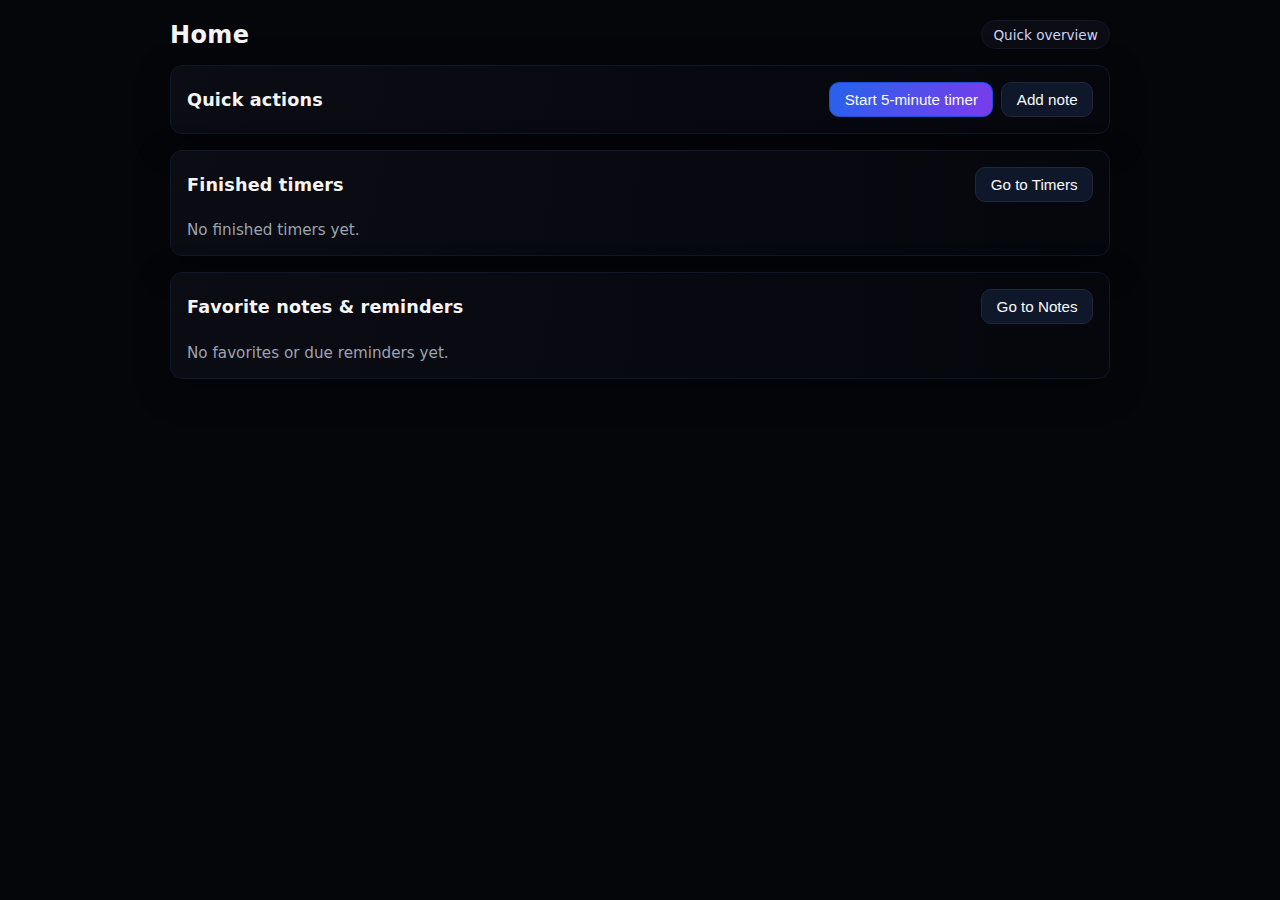
<file: apps/home.html>
<!DOCTYPE html>
<html lang="en">
<head>
  <meta charset="UTF-8" />
  <title>Home • Lazy Apps</title>
  <meta name="viewport" content="width=device-width, initial-scale=1" />
  <link rel="stylesheet" href="../shared.css">
  <style>
    :root { color-scheme: dark; }
    * { box-sizing: border-box; }

    body {
      margin: 0;
      padding: 1.25rem;
      background: #05060a;
      color: #f5f5f5;
      font-family: system-ui, -apple-system, sans-serif;
    }

    .page {
      max-width: 940px;
      margin: 0 auto;
      display: flex;
      flex-direction: column;
      gap: 1rem;
    }

    header {
      display: flex;
      align-items: center;
      justify-content: space-between;
      gap: 1rem;
      flex-wrap: wrap;
    }

    h1 {
      margin: 0;
      font-size: 1.5rem;
      letter-spacing: 0.015em;
    }

    .badge {
      display: inline-flex;
      align-items: center;
      gap: 0.35rem;
      padding: 0.35rem 0.7rem;
      border-radius: 999px;
      background: #0b0c14;
      border: 1px solid #111827;
      color: #cbd5f5;
      font-size: 0.85rem;
    }

    section {
      background: radial-gradient(circle at top left, #0b0c14, #06060d);
      border: 1px solid #0f172a;
      border-radius: 12px;
      padding: 1rem;
      display: flex;
      flex-direction: column;
      gap: 0.6rem;
      box-shadow: 0 10px 35px rgba(0, 0, 0, 0.35);
    }

    .section-header {
      display: flex;
      align-items: center;
      justify-content: space-between;
      gap: 0.75rem;
      flex-wrap: wrap;
    }

    .section-header h2 {
      margin: 0;
      font-size: 1.1rem;
      letter-spacing: 0.01em;
      display: inline-flex;
      align-items: center;
      gap: 0.4rem;
    }

    .section-header h2 span {
      font-size: 0.85rem;
      color: #9ca3af;
      font-weight: 500;
    }

    .items {
      display: grid;
      grid-template-columns: repeat(auto-fill, minmax(240px, 1fr));
      gap: 0.6rem;
      width: 100%;
    }

    .card {
      border: 1px solid #1f2937;
      background: linear-gradient(135deg, #0d1020, #0b0d18);
      border-radius: 10px;
      padding: 0.75rem 0.85rem;
      display: flex;
      flex-direction: column;
      gap: 0.4rem;
      min-height: 110px;
    }

    .card h3 {
      margin: 0;
      font-size: 1rem;
      color: #e5e7eb;
    }

    .card p {
      margin: 0;
      color: #9ca3af;
      font-size: 0.9rem;
      line-height: 1.4;
      white-space: pre-line;
    }

    .empty-state {
      margin: 0;
      color: #9ca3af;
      font-size: 0.95rem;
    }

    .tags {
      display: flex;
      gap: 0.35rem;
      flex-wrap: wrap;
      margin-top: auto;
    }

    .tag {
      display: inline-flex;
      align-items: center;
      gap: 0.3rem;
      padding: 0.25rem 0.55rem;
      border-radius: 999px;
      background: #111827;
      border: 1px solid #1f2937;
      font-size: 0.8rem;
      color: #cbd5f5;
    }

    .tag.due { border-color: #f87171; color: #fecdd3; background: #2a0c16; }
    .tag.favorite { border-color: #a78bfa; color: #e9d5ff; background: #281537; }

    .actions {
      display: flex;
      gap: 0.5rem;
      flex-wrap: wrap;
    }

    button {
      border: 1px solid #1f2937;
      background: #0f172a;
      color: #f9fafb;
      padding: 0.5rem 0.9rem;
      border-radius: 10px;
      font-size: 0.95rem;
      cursor: pointer;
      transition: transform 0.05s ease, background 0.1s ease, border-color 0.1s ease;
    }

    button:hover { background: #111e39; }
    button:active { transform: scale(0.97); }

    .primary {
      background: linear-gradient(120deg, #2563eb, #7c3aed);
      border-color: #1d4ed8;
    }

    .primary:hover { background: linear-gradient(120deg, #2f6ff3, #8b5cf6); }

    @media (max-width: 540px) {
      .items { grid-template-columns: 1fr; }
    }
  </style>
</head>
<body>
  <div class="page">
    <header>
      <h1>Home</h1>
      <div class="badge">Quick overview</div>
    </header>

    <section>
      <div class="section-header">
        <h2>Quick actions</h2>
        <div class="actions">
          <button id="quickTimerBtn" class="primary" type="button">Start 5-minute timer</button>
          <button id="quickNoteBtn" type="button">Add note</button>
        </div>
      </div>
    </section>

    <section>
      <div class="section-header">
        <h2>
          Finished timers
          <span id="timerCount"></span>
        </h2>
        <div class="actions">
          <button id="openTimersBtn" type="button">Go to Timers</button>
        </div>
      </div>
      <div id="timersList" class="items"></div>
      <p id="timersEmpty" class="empty-state" hidden>No finished timers yet.</p>
    </section>

    <section>
      <div class="section-header">
        <h2>
          Favorite notes & reminders
          <span id="notesCount"></span>
        </h2>
        <div class="actions">
          <button id="openNotesBtn" type="button">Go to Notes</button>
        </div>
      </div>
      <div id="notesList" class="items"></div>
      <p id="notesEmpty" class="empty-state" hidden>No favorites or due reminders yet.</p>
    </section>
  </div>

  <script>
    const TIMERS_KEY = "infinite_timers_v1";
    const NOTES_KEY = "lazy_notes_v1";

    function parseTimers() {
      const raw = localStorage.getItem(TIMERS_KEY);
      if (!raw) return [];
      try {
        const arr = JSON.parse(raw);
        if (!Array.isArray(arr)) return [];
        return arr
          .map(t => ({
            id: t.id,
            name: t.name || "Timer",
            remainingSec: typeof t.remainingSec === "number" ? t.remainingSec : 0,
            durationSec: typeof t.durationSec === "number" ? t.durationSec : 0
          }))
          .filter(t => typeof t.remainingSec === "number");
      } catch {
        return [];
      }
    }

    function parseNotes() {
      const raw = localStorage.getItem(NOTES_KEY);
      if (!raw) return [];
      try {
        const parsed = JSON.parse(raw);
        if (!Array.isArray(parsed)) return [];
        return parsed.map(n => ({
          id: n.id || (Date.now().toString(36) + Math.random().toString(16).slice(2)),
          title: n.title || "Untitled",
          description: n.description || "",
          createdAt: typeof n.createdAt === "number" ? n.createdAt : Date.now(),
          favorite: !!n.favorite,
          remindAt: typeof n.remindAt === "number" ? n.remindAt : null,
          remindPreset:
            n.remindPreset === "1d" || n.remindPreset === "3d" || n.remindPreset === "7d"
              ? n.remindPreset
              : "none"
        }));
      } catch {
        return [];
      }
    }

    function getReminderInfo(note) {
      if (!note.remindAt || note.remindPreset === "none") {
        return { label: "No reminder set", isDue: false };
      }

      const now = Date.now();
      const diff = note.remindAt - now;
      const abs = Math.abs(diff);
      const minute = 60 * 1000;
      const hour = 60 * minute;
      const day = 24 * hour;

      let unitLabel;
      let value;

      if (abs < minute) {
        unitLabel = "just now";
      } else if (abs < hour) {
        value = Math.round(abs / minute);
        unitLabel = value + " min" + (value === 1 ? "" : "s");
      } else if (abs < day) {
        value = Math.round(abs / hour);
        unitLabel = value + " hour" + (value === 1 ? "" : "s");
      } else {
        value = Math.round(abs / day);
        unitLabel = value + " day" + (value === 1 ? "" : "s");
      }

      let label;
      if (abs < minute) {
        label = "Reminder now";
      } else if (diff > 0) {
        label = "In " + unitLabel;
      } else {
        label = unitLabel + " ago";
      }

      return {
        label: "Reminder: " + label,
        isDue: diff <= 0
      };
    }

    function switchTab(targetSrc) {
      if (!targetSrc) return;
      try {
        const btn = parent?.document?.querySelector(`.tab-button[data-src="${targetSrc}"]`);
        if (btn) {
          btn.focus({ preventScroll: true });
          btn.click();
          return;
        }
      } catch {}

      try {
        parent?.postMessage({ type: "lazy_switch_tab", targetSrc }, "*");
      } catch {}
    }

    function findFrame(targetSrc) {
      try {
        return parent?.document?.querySelector(`.page-frame[data-src="${targetSrc}"]`);
      } catch {
        return null;
      }
    }

    function renderTimers() {
      const list = document.getElementById("timersList");
      const empty = document.getElementById("timersEmpty");
      const countLabel = document.getElementById("timerCount");
      if (!list || !empty || !countLabel) return;

      list.innerHTML = "";
      const timers = parseTimers().filter(t => (t.remainingSec ?? 0) <= 0);
      countLabel.textContent = timers.length ? `(${timers.length})` : "";

      if (!timers.length) {
        empty.hidden = false;
        return;
      }

      empty.hidden = true;
      timers.sort((a, b) => (a.name || "").localeCompare(b.name || ""));
      timers.forEach(t => {
        const card = document.createElement("article");
        card.className = "card";

        const title = document.createElement("h3");
        title.textContent = t.name || "Timer";
        card.appendChild(title);

        const tagRow = document.createElement("div");
        tagRow.className = "tags";

        const tag = document.createElement("span");
        tag.className = "tag due";
        tag.textContent = "Finished";
        tagRow.appendChild(tag);

        card.appendChild(tagRow);
        list.appendChild(card);
      });
    }

    function renderNotes() {
      const list = document.getElementById("notesList");
      const empty = document.getElementById("notesEmpty");
      const countLabel = document.getElementById("notesCount");
      if (!list || !empty || !countLabel) return;

      list.innerHTML = "";
      const notes = parseNotes();
      const important = [];
      notes.forEach(n => {
        const info = getReminderInfo(n);
        if (n.favorite || info.isDue) {
          important.push({ note: n, info });
        }
      });

      // Remove duplicates by ID while keeping most recent
      const unique = [];
      const seen = new Set();
      important
        .sort((a, b) => (b.note.createdAt || 0) - (a.note.createdAt || 0))
        .forEach(item => {
          if (seen.has(item.note.id)) return;
          seen.add(item.note.id);
          unique.push(item);
        });

      countLabel.textContent = unique.length ? `(${unique.length})` : "";

      if (!unique.length) {
        empty.hidden = false;
        return;
      }

      empty.hidden = true;
      unique.forEach(({ note, info }) => {
        const card = document.createElement("article");
        card.className = "card";

        const title = document.createElement("h3");
        title.textContent = note.title || "Untitled";
        card.appendChild(title);

        if (note.description) {
          const desc = document.createElement("p");
          desc.textContent = note.description.slice(0, 260);
          card.appendChild(desc);
        }

        const tagRow = document.createElement("div");
        tagRow.className = "tags";

        if (note.favorite) {
          const favTag = document.createElement("span");
          favTag.className = "tag favorite";
          favTag.textContent = "Favorite";
          tagRow.appendChild(favTag);
        }

        const reminderTag = document.createElement("span");
        reminderTag.className = "tag" + (info.isDue ? " due" : "");
        reminderTag.textContent = info.label;
        tagRow.appendChild(reminderTag);

        card.appendChild(tagRow);
        list.appendChild(card);
      });
    }

    function wireButtons() {
      const timersBtn = document.getElementById("openTimersBtn");
      const notesBtn = document.getElementById("openNotesBtn");
      const quickTimerBtn = document.getElementById("quickTimerBtn");
      const quickNoteBtn = document.getElementById("quickNoteBtn");

      if (timersBtn) timersBtn.addEventListener("click", () => switchTab("apps/timers.html"));
      if (notesBtn) notesBtn.addEventListener("click", () => switchTab("apps/notes.html"));

      if (quickTimerBtn) {
        quickTimerBtn.addEventListener("click", () => {
          const payload = { type: "lazy_quick_add_timer", name: "5-minute timer", durationSec: 5 * 60 };
          const frame = findFrame("apps/timers.html");
          try { frame?.contentWindow?.postMessage(payload, "*"); } catch {}
          switchTab("apps/timers.html");
        });
      }

      if (quickNoteBtn) {
        quickNoteBtn.addEventListener("click", () => {
          const payload = { type: "lazy_focus_new_note" };
          const frame = findFrame("apps/notes.html");
          try { frame?.contentWindow?.postMessage(payload, "*"); } catch {}
          switchTab("apps/notes.html");
        });
      }
    }

    function refresh() {
      renderTimers();
      renderNotes();
    }

    document.addEventListener("visibilitychange", () => {
      if (document.visibilityState === "visible") {
        refresh();
      }
    });

    window.addEventListener("focus", refresh);

    wireButtons();
    refresh();
  </script>
</body>
</html>
</file>
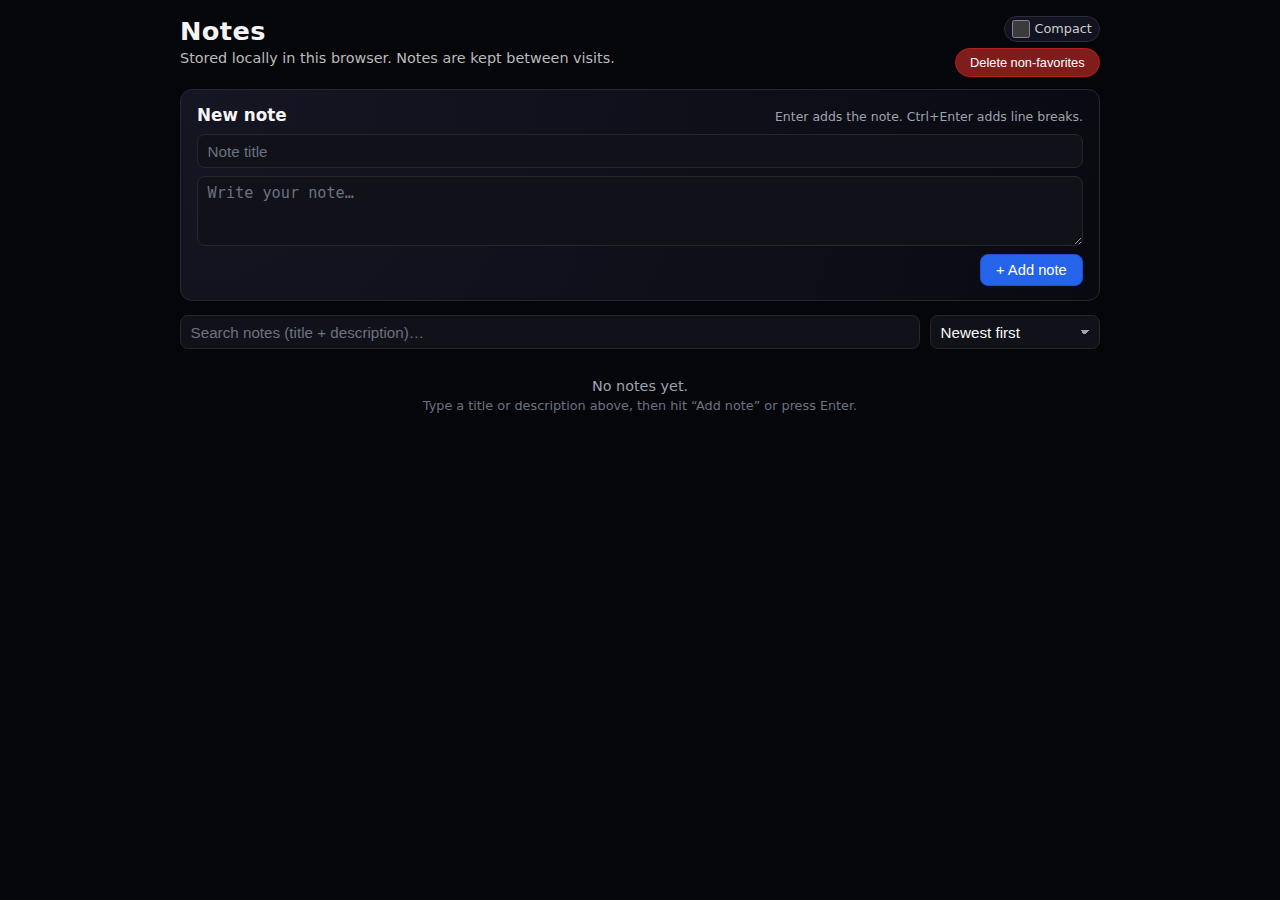
<file: apps/notes.html>
<!DOCTYPE html>
<html lang="en">
<head>
  <meta charset="UTF-8" />
  <title>Notes</title>
  <meta name="viewport" content="width=device-width, initial-scale=1" />
  <style>
    :root { color-scheme: dark; }
    * { box-sizing: border-box; }

    body {
      margin: 0;
      padding: 1rem;
      background: #05060a;
      color: #f5f5f5;
      font-family: system-ui, -apple-system, sans-serif;
      transition: padding 0.15s ease;
    }

    .page {
      max-width: 920px;
      margin: 0 auto;
    }

    /* Top bar – aligned with Timers */
    .top-bar {
      display: flex;
      justify-content: space-between;
      gap: 1rem;
      align-items: flex-start;
      margin-bottom: 0.8rem;
    }

    .top-text h1 {
      margin: 0 0 0.25rem;
      font-size: 1.6rem;
      letter-spacing: 0.015em;
    }

    .top-text p {
      margin: 0;
      color: #bbbbbb;
      font-size: 0.9rem;
    }

    .top-right {
      display: flex;
      flex-direction: column;
      align-items: flex-end;
      gap: 0.4rem;
    }

    .toggles {
      display: flex;
      gap: 0.5rem;
      align-items: center;
      flex-wrap: wrap;
      justify-content: flex-end;
    }

    .toggle {
      display: inline-flex;
      align-items: center;
      gap: 0.3rem;
      font-size: 0.8rem;
      color: #cccccc;
      padding: 0.2rem 0.45rem;
      border-radius: 999px;
      border: 1px solid #2b2c3b;
      background: #121321;
    }

    .toggle input {
      margin: 0;
      width: 1.1rem;
      height: 1.1rem;
    }

    .reset-all-btn {
      padding: 0.35rem 0.9rem;
      border-radius: 999px;
      border: 1px solid #b91c1c;
      background: #7f1d1d;
      color: #fff;
      font-size: 0.8rem;
      cursor: pointer;
      transition: transform 0.05s ease, background 0.1s ease, border-color 0.1s ease;
    }
    .reset-all-btn:hover { background: #991b1b; }
    .reset-all-btn:active { transform: scale(0.96); }

    .input-error {
      margin: 0;
      font-size: 0.8rem;
      color: #f97373;
      min-height: 1em;
      flex: 1 1 auto;
    }

    button {
      padding: 0.45rem 0.95rem;
      border-radius: 8px;
      border: 1px solid #333;
      background: #1d1f2b;
      color: #fff;
      font-size: 0.92rem;
      cursor: pointer;
      transition: transform 0.05s ease, background 0.1s ease, border-color 0.1s ease;
      white-space: nowrap;
    }
    button:hover { background: #272a3a; }
    button:active { transform: scale(0.97); }

    button:focus-visible,
    .field:focus-visible,
    select:focus-visible,
    .toggle input:focus-visible {
      outline: 2px solid #38bdf8;
      outline-offset: 2px;
    }

    .btn-primary {
      background: #2563eb;
      border-color: #1d4ed8;
    }
    .btn-primary:hover { background: #1d4ed8; }

    .field {
      width: 100%;
      padding: 0.45rem 0.6rem;
      border-radius: 8px;
      border: 1px solid #272727;
      background: #101119;
      color: #f9fafb;
      font-size: 0.95rem;
    }
    .field::placeholder { color: #6b7280; }

    textarea.field {
      resize: vertical;
      min-height: 3.2rem;
    }

    /* New note card */
    .new-note {
      background: radial-gradient(circle at top left, #151623, #090a11);
      border-radius: 12px;
      border: 1px solid #262637;
      padding: 0.9rem 1rem 0.85rem;
      margin-bottom: 0.9rem;
    }

    .new-note-header {
      display: flex;
      justify-content: space-between;
      align-items: baseline;
      gap: 0.75rem;
      margin-bottom: 0.6rem;
    }

    .new-note-header h2 {
      margin: 0;
      font-size: 1.05rem;
    }

    .new-note-header span {
      font-size: 0.78rem;
      color: #9ca3af;
      white-space: nowrap;
    }

    .new-note-body {
      display: flex;
      flex-direction: column;
      gap: 0.5rem;
    }

    .new-note-footer {
      display: flex;
      justify-content: flex-end;
      align-items: center;
      gap: 0.75rem;
      margin-top: 0.5rem;
    }

    /* Toolbar: search + sort */
    .toolbar {
      display: flex;
      flex-wrap: wrap;
      gap: 0.6rem;
      align-items: center;
      margin-bottom: 0.6rem;
    }

    .toolbar-search {
      flex: 1 1 220px;
      min-width: 0;
    }

    .toolbar-sort {
      flex: 0 0 170px;
    }

    select.field {
      padding-right: 2rem;
      appearance: none;
      background-image: linear-gradient(45deg, transparent 50%, #9ca3af 50%), linear-gradient(135deg, #9ca3af 50%, transparent 50%);
      background-position: calc(100% - 14px) 50%, calc(100% - 9px) 50%;
      background-size: 5px 5px, 5px 5px;
      background-repeat: no-repeat;
    }

    /* Notes list */
    #notes {
      display: flex;
      flex-direction: column;
      gap: 0.55rem;
      margin-top: 0.2rem;
    }

    .note {
      background: radial-gradient(circle at top left, #1c1d2a, #090a11);
      border: 1px solid #262637;
      border-radius: 10px;
      padding: 0.65rem 0.75rem;
      display: flex;
      flex-direction: column;
      gap: 0.35rem;
    }

    .note.favorite {
      border-color: #eab308;
    }

    .note.reminder-due {
      border-color: #f97373;
      box-shadow: 0 0 6px rgba(248, 113, 113, 0.25);
    }

    .note-title-row {
      display: flex;
      align-items: center;
    }

    .note-title {
      flex: 1 1 auto;
      font-size: 0.98rem;
      font-weight: 600;
      letter-spacing: 0.01em;
      background: #0c0d15;
      border: 1px solid #272727;
      border-radius: 8px;
      padding: 0.35rem 0.55rem;
      color: #f9fafb;
    }
    .note-title::placeholder { color: #6b7280; }

    .note-desc {
      font-size: 0.92rem;
      background: #101119;
      border-radius: 8px;
      border: 1px solid #272727;
      padding: 0.4rem 0.55rem;
      color: #e5e7eb;
      min-height: 3rem;
      resize: vertical;
    }
    .note-desc::placeholder { color: #6b7280; }

    .note-footer {
      display: flex;
      align-items: center;
      justify-content: space-between;
      gap: 0.5rem;
      margin-top: 0.15rem;
      font-size: 0.8rem;
    }

    .note-footer-left,
    .note-footer-middle,
    .note-footer-right {
      display: flex;
      align-items: center;
      gap: 0.4rem;
    }

    .note-meta-added {
      color: #9ca3af;
      font-size: 0.8rem;
    }

    .note-reminder-select {
      padding: 0.2rem 0.7rem;
      border-radius: 999px;
      border: 1px solid #272727;
      background: #0b0c14;
      color: #e5e7eb;
      font-size: 0.78rem;
      cursor: pointer;
    }
    .note-reminder-select option {
      background: #05060a;
      color: #e5e7eb;
    }

    .note-reminder-status {
      font-size: 0.75rem;
      color: #9ca3af;
    }
    .note-reminder-status.due {
      color: #f97373;
    }

    .note-fav-btn {
      background: #1e293b;
      border-color: #334155;
      font-size: 0.82rem;
      padding: 0.32rem 0.8rem;
    }
    .note-fav-btn:hover { background: #111827; }

    .note-delete-btn {
      background: #b91c1c;
      border-color: #991b1b;
      font-size: 0.82rem;
      padding: 0.32rem 0.8rem;
    }
    .note-delete-btn:hover { background: #991b1b; }

    .note-empty-state {
      text-align: center;
      padding: 1.2rem 0.4rem;
      color: #9ca3af;
      font-size: 0.9rem;
    }

    .note-empty-state span {
      display: block;
      margin-top: 0.25rem;
      font-size: 0.8rem;
      color: #6b7280;
    }

    /* Compact mode */
    body.compact {
      padding: 1rem;
    }

    body.compact .new-note {
      padding: 0.7rem 0.8rem;
      margin-bottom: 0.6rem;
    }

    body.compact .new-note-header h2 {
      font-size: 0.95rem;
    }

    body.compact .new-note-header span {
      font-size: 0.72rem;
    }

    body.compact .field {
      font-size: 0.9rem;
      padding: 0.35rem 0.5rem;
    }

    body.compact .toolbar {
      margin-bottom: 0.4rem;
      gap: 0.45rem;
    }

    body.compact .note {
      padding: 0.45rem 0.6rem;
      gap: 0.25rem;
    }

    body.compact .note-desc {
      display: none;
    }

    body.compact .note-footer {
      margin-top: 0.2rem;
    }

    /* Hide meta + status to save space in compact */
    body.compact .note-meta-added,
    body.compact .note-reminder-status {
      display: none;
    }

    /* Make middle row (Favorite + Reminder) a tight row */
    body.compact .note-footer-middle {
      flex: 0 0 auto;
    }

    body.compact .note-fav-btn,
    body.compact .note-delete-btn {
      padding: 0.25rem 0.55rem;
      font-size: 0.8rem;
    }

    body.compact .note-reminder-select {
      padding: 0.25rem 0.6rem;
      font-size: 0.78rem;
    }

    /* Ensure footer is essentially: [Fav + Reminder] .... [Delete] */
    body.compact .note-footer-right {
      margin-left: auto;
    }

    /* Match timers: smaller top red button in compact */
    body.compact .reset-all-btn {
      padding: 0.3rem 0.75rem;
      font-size: 0.75rem;
    }

    @media (max-width: 640px) {
      .top-bar {
        flex-direction: column;
        align-items: flex-start;
      }
      .top-right { align-items: flex-start; }
      .new-note-header {
        flex-direction: column;
        align-items: flex-start;
      }
      .note-footer {
        flex-direction: column;
        align-items: flex-start;
      }
      body.compact .note-footer {
        flex-direction: row;
        align-items: center;
      }
    }
  </style>
</head>
<body>
  <div class="page">
    <header class="top-bar">
      <div class="top-text">
        <h1>Notes</h1>
        <p>Stored locally in this browser. Notes are kept between visits.</p>
      </div>
      <div class="top-right">
        <div class="toggles">
          <label class="toggle">
            <input type="checkbox" id="compactToggle">
            <span>Compact</span>
          </label>
        </div>
        <button id="deleteOthersBtn" class="reset-all-btn" type="button">
          Delete non-favorites
        </button>
      </div>
    </header>

    <!-- New note card -->
    <section class="new-note">
      <div class="new-note-header">
        <h2>New note</h2>
        <span>Enter adds the note. Ctrl+Enter adds line breaks.</span>
      </div>

      <div class="new-note-body">
        <input
          id="titleInput"
          class="field"
          type="text"
          placeholder="Note title"
          aria-label="Note title"
        >
        <textarea
          id="descInput"
          class="field"
          rows="3"
          placeholder="Write your note…"
          aria-label="Note description"
        ></textarea>
      </div>

      <div class="new-note-footer">
        <p id="noteError" class="input-error"></p>
        <button id="addNoteBtn" class="btn-primary" type="button">+ Add note</button>
      </div>
    </section>

    <!-- Toolbar -->
    <section class="toolbar">
      <div class="toolbar-search">
        <input
          id="searchInput"
          class="field"
          type="search"
          placeholder="Search notes (title + description)…"
          aria-label="Search notes"
        >
      </div>

      <div class="toolbar-sort">
        <select
          id="sortSelect"
          class="field"
          aria-label="Sort by added time"
        >
          <option value="newest">Newest first</option>
          <option value="oldest">Oldest first</option>
        </select>
      </div>
    </section>

    <!-- Notes list -->
    <section aria-label="Notes">
      <div id="notes"></div>
    </section>
  </div>

  <script>
    const STORAGE_KEY = "lazy_notes_v1";
    const SETTINGS_KEY = "lazy_notes_settings_v1";

    let notes = [];
    let sortOrder = "newest";
    let searchQuery = "";
    let compactEnabled = false;

    // ------- Settings -------
    function loadSettings() {
      const raw = localStorage.getItem(SETTINGS_KEY);
      if (!raw) return;
      try {
        const s = JSON.parse(raw);
        compactEnabled = !!s.compactEnabled;
      } catch {}
    }

    function saveSettings() {
      localStorage.setItem(SETTINGS_KEY, JSON.stringify({ compactEnabled }));
    }

    function applySettingsToUI() {
      const compactToggle = document.getElementById("compactToggle");
      if (compactToggle) compactToggle.checked = compactEnabled;
      document.body.classList.toggle("compact", compactEnabled);
    }

    // ------- Storage -------
    function loadNotes() {
      const raw = localStorage.getItem(STORAGE_KEY);
      if (!raw) return [];
      try {
        const parsed = JSON.parse(raw);
        return parsed.map(n => ({
          id: n.id || (Date.now().toString(36) + Math.random().toString(16).slice(2)),
          title: n.title || "",
          description: n.description || "",
          createdAt: typeof n.createdAt === "number" ? n.createdAt : Date.now(),
          favorite: !!n.favorite,
          remindAt: typeof n.remindAt === "number" ? n.remindAt : null,
          remindPreset:
            n.remindPreset === "1d" ||
            n.remindPreset === "3d" ||
            n.remindPreset === "7d"
              ? n.remindPreset
              : "none"
        }));
      } catch {
        return [];
      }
    }

    function saveNotes() {
      localStorage.setItem(STORAGE_KEY, JSON.stringify(notes));
    }

    // ------- Helpers -------
    function normalizeText(s) {
      return (s || "").toLowerCase();
    }

    function matchesSearch(note, query) {
      if (!query) return true;
      const haystack = normalizeText(note.title + " " + note.description);
      const needle = normalizeText(query);
      return haystack.includes(needle);
    }

    function formatDateTime(ts) {
      const d = new Date(ts);
      return d.toLocaleString();
    }

    function insertTextAtCursor(textarea, text) {
      const start = textarea.selectionStart;
      const end = textarea.selectionEnd;
      const value = textarea.value;
      textarea.value = value.slice(0, start) + text + value.slice(end);
      const pos = start + text.length;
      textarea.selectionStart = textarea.selectionEnd = pos;
      textarea.dispatchEvent(new Event("input", { bubbles: true }));
    }

    function getReminderInfo(note) {
      if (!note.remindAt || note.remindPreset === "none") {
        return { label: "No reminder set", isDue: false };
      }

      const now = Date.now();
      const diff = note.remindAt - now;
      const abs = Math.abs(diff);

      const minute = 60 * 1000;
      const hour = 60 * minute;
      const day = 24 * hour;

      let unitLabel;
      let value;

      if (abs < minute) {
        unitLabel = "just now";
      } else if (abs < hour) {
        value = Math.round(abs / minute);
        unitLabel = value + " min" + (value === 1 ? "" : "s");
      } else if (abs < day) {
        value = Math.round(abs / hour);
        unitLabel = value + " hour" + (value === 1 ? "" : "s");
      } else {
        value = Math.round(abs / day);
        unitLabel = value + " day" + (value === 1 ? "" : "s");
      }

      let label;
      if (abs < minute) {
        label = "Reminder now";
      } else if (diff > 0) {
        label = "In " + unitLabel;
      } else {
        label = unitLabel + " ago";
      }

      return {
        label: "Reminder: " + label,
        isDue: diff <= 0
      };
    }

    function notifyParentReminderState() {
      if (!window.parent || window.parent === window) return;
      const hasDue = notes.some(n => getReminderInfo(n).isDue);
      try {
        window.parent.postMessage(
          { type: "lazy_notes_reminder_state", hasDue },
          "*"
        );
      } catch {}
    }

    // Small helpers to reuse buttons/selects
    function buildReminderSelect(note) {
      const select = document.createElement("select");
      select.className = "note-reminder-select";
      select.setAttribute("aria-label", "Reminder");

      [
        { value: "none", label: "No reminder" },
        { value: "1d", label: "In 1 day" },
        { value: "3d", label: "In 3 days" },
        { value: "7d", label: "In 7 days" }
      ].forEach(opt => {
        const o = document.createElement("option");
        o.value = opt.value;
        o.textContent = opt.label;
        select.appendChild(o);
      });

      select.value = note.remindPreset || "none";

      select.addEventListener("change", () => {
        const v = select.value;
        note.remindPreset = v;
        if (v === "none") {
          note.remindAt = null;
        } else {
          const days = parseInt(v, 10) || 0;
          note.remindAt = Date.now() + days * 24 * 60 * 60 * 1000;
        }
        saveNotes();
        renderNotes();
      });

      return select;
    }

    function buildFavoriteButton(note) {
      const favBtn = document.createElement("button");
      favBtn.className = "note-fav-btn";
      favBtn.type = "button";
      favBtn.textContent = note.favorite ? "★ Favorite" : "☆ Favorite";
      favBtn.title = note.favorite ? "Unfavorite note" : "Mark note as favorite";
      favBtn.addEventListener("click", () => {
        note.favorite = !note.favorite;
        saveNotes();
        renderNotes();
      });
      return favBtn;
    }

    function buildDeleteButton(note) {
      const deleteBtn = document.createElement("button");
      deleteBtn.className = "note-delete-btn";
      deleteBtn.type = "button";
      deleteBtn.textContent = "🗑 Delete";
      deleteBtn.addEventListener("click", () => {
        notes = notes.filter(n => n.id !== note.id);
        saveNotes();
        renderNotes();
      });
      return deleteBtn;
    }

    // ------- Render -------
    function renderNotes() {
      const container = document.getElementById("notes");
      container.innerHTML = "";

      let list = notes.slice().filter(n => matchesSearch(n, searchQuery));

      list.sort((a, b) => {
        if (sortOrder === "newest") return b.createdAt - a.createdAt;
        return a.createdAt - b.createdAt;
      });

      if (list.length === 0) {
        const empty = document.createElement("div");
        empty.className = "note-empty-state";
        empty.innerHTML = `
          No notes yet.
          <span>Type a title or description above, then hit “Add note” or press Enter.</span>
        `;
        container.appendChild(empty);
        notifyParentReminderState();
        return;
      }

      list.forEach(note => {
        const card = document.createElement("article");
        card.className = "note";
        card.dataset.noteId = note.id;

        const reminderInfo = getReminderInfo(note);
        if (note.favorite) card.classList.add("favorite");
        if (reminderInfo.isDue) card.classList.add("reminder-due");

        // Title
        const titleRow = document.createElement("div");
        titleRow.className = "note-title-row";

        const titleInput = document.createElement("input");
        titleInput.type = "text";
        titleInput.className = "note-title";
        titleInput.value = note.title;
        titleInput.placeholder = "Note title";
        titleInput.addEventListener("input", () => {
          note.title = titleInput.value;
          saveNotes();
        });

        titleRow.appendChild(titleInput);
        card.appendChild(titleRow);

        // Description
        const descArea = document.createElement("textarea");
        descArea.className = "note-desc";
        descArea.rows = 3;
        descArea.value = note.description;
        descArea.placeholder = "Note description…";
        descArea.addEventListener("input", () => {
          note.description = descArea.value;
          saveNotes();
        });
        card.appendChild(descArea);

        // Footer: added, favorite + reminder, delete
        const footer = document.createElement("div");
        footer.className = "note-footer";

        const left = document.createElement("div");
        left.className = "note-footer-left";
        const addedSpan = document.createElement("span");
        addedSpan.className = "note-meta-added";
        addedSpan.textContent = "Added " + formatDateTime(note.createdAt);
        left.appendChild(addedSpan);

        const middle = document.createElement("div");
        middle.className = "note-footer-middle";
        const favBtn = buildFavoriteButton(note);
        const reminderSelect = buildReminderSelect(note);
        const reminderStatus = document.createElement("span");
        reminderStatus.className = "note-reminder-status";
        reminderStatus.textContent = reminderInfo.label;
        if (reminderInfo.isDue) reminderStatus.classList.add("due");
        middle.appendChild(favBtn);
        middle.appendChild(reminderSelect);
        middle.appendChild(reminderStatus);

        const right = document.createElement("div");
        right.className = "note-footer-right";
        const deleteBtn = buildDeleteButton(note);
        right.appendChild(deleteBtn);

        footer.appendChild(left);
        footer.appendChild(middle);
        footer.appendChild(right);
        card.appendChild(footer);

        container.appendChild(card);
      });

      notifyParentReminderState();
    }

    // ------- Add note -------
    function handleAddNote() {
      const titleInput = document.getElementById("titleInput");
      const descInput = document.getElementById("descInput");
      const errorEl = document.getElementById("noteError");

      const title = (titleInput.value || "").trim();
      const desc = (descInput.value || "").trim();

      if (!title && !desc) {
        if (errorEl) errorEl.textContent = "Write a title or description before adding.";
        (titleInput || descInput).focus();
        return;
      }

      if (errorEl) errorEl.textContent = "";

      const now = Date.now();
      notes.push({
        id: now.toString(36) + Math.random().toString(16).slice(2),
        title,
        description: desc,
        createdAt: now,
        favorite: false,
        remindAt: null,
        remindPreset: "none"
      });

      saveNotes();
      renderNotes();

      titleInput.value = "";
      descInput.value = "";
      titleInput.focus();
    }

    // ------- Wiring -------
    function wireControls() {
      const addBtn = document.getElementById("addNoteBtn");
      const titleInput = document.getElementById("titleInput");
      const descInput = document.getElementById("descInput");
      const searchInput = document.getElementById("searchInput");
      const sortSelect = document.getElementById("sortSelect");
      const errorEl = document.getElementById("noteError");
      const compactToggle = document.getElementById("compactToggle");
      const deleteOthersBtn = document.getElementById("deleteOthersBtn");

      if (addBtn) addBtn.addEventListener("click", handleAddNote);

      if (titleInput) {
        titleInput.addEventListener("keydown", e => {
          if (e.key === "Enter") {
            e.preventDefault();
            descInput.focus();
            descInput.select();
          }
        });
      }

      if (descInput) {
        descInput.addEventListener("keydown", e => {
          if (e.key === "Enter" && e.ctrlKey) {
            e.preventDefault();
            insertTextAtCursor(descInput, "\n");
            return;
          }
          if (
            e.key === "Enter" &&
            !e.ctrlKey &&
            !e.metaKey &&
            !e.shiftKey &&
            !e.altKey
          ) {
            e.preventDefault();
            handleAddNote();
          }
        });
      }

      if (searchInput) {
        searchInput.addEventListener("input", () => {
          searchQuery = searchInput.value || "";
          renderNotes();
        });
      }

      if (sortSelect) {
        sortSelect.addEventListener("change", () => {
          sortOrder = sortSelect.value === "oldest" ? "oldest" : "newest";
          renderNotes();
        });
      }

      [titleInput, descInput].forEach(el => {
        if (!el) return;
        el.addEventListener("input", () => {
          if (errorEl && errorEl.textContent) errorEl.textContent = "";
        });
      });

      if (compactToggle) {
        compactToggle.addEventListener("change", e => {
          compactEnabled = e.target.checked;
          saveSettings();
          applySettingsToUI();
          renderNotes();
        });
      }

      if (deleteOthersBtn) {
        deleteOthersBtn.addEventListener("click", () => {
          const hasNonFav = notes.some(n => !n.favorite);
          if (!hasNonFav) return;
          const ok = window.confirm("Delete all non-favorite notes? This cannot be undone.");
          if (!ok) return;
          notes = notes.filter(n => n.favorite);
          saveNotes();
          renderNotes();
        });
      }
    }

    // ------- Init -------
    notes = loadNotes();
    loadSettings();
    applySettingsToUI();
    renderNotes();
    wireControls();
  </script>
</body>
</html>
</file>
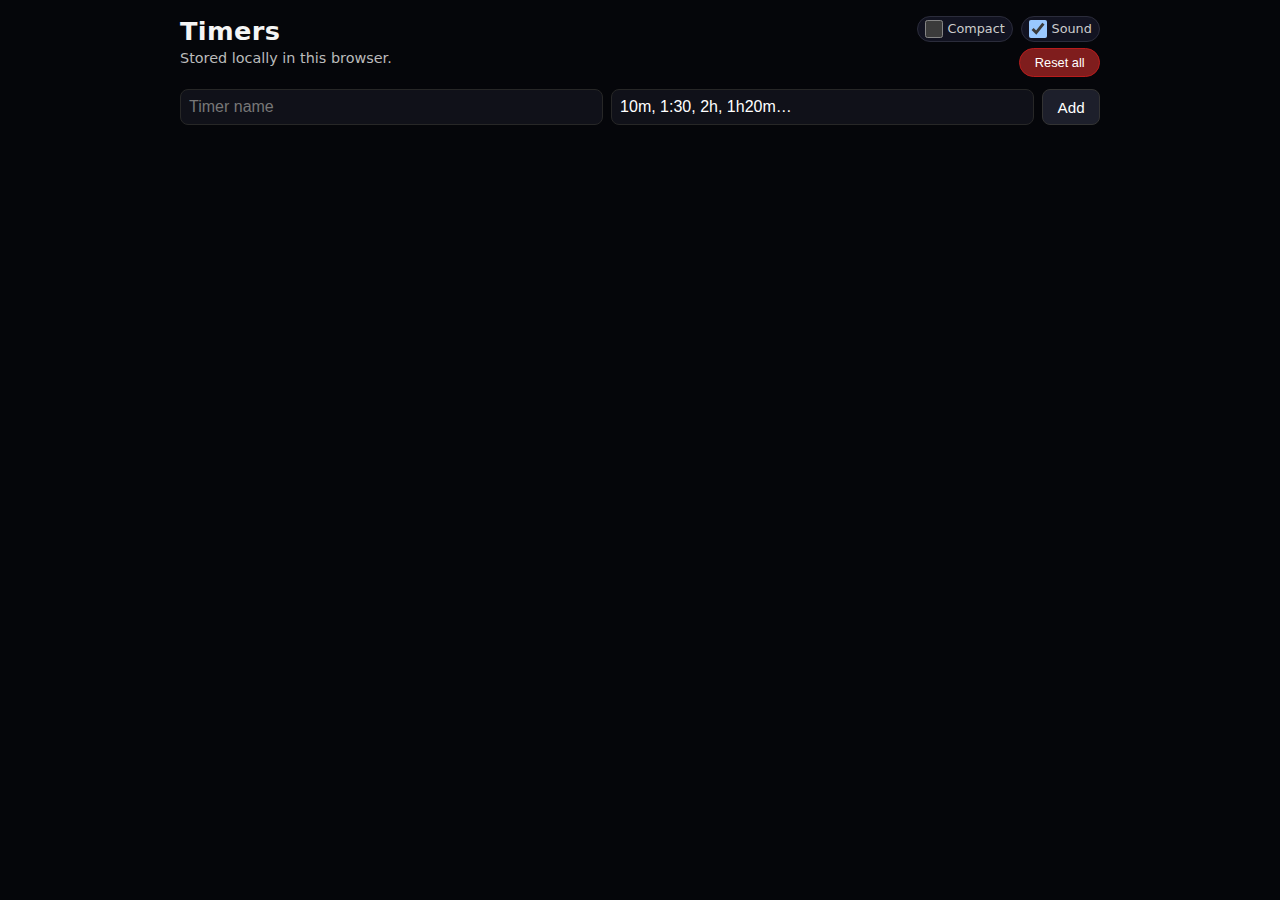
<file: apps/timers.html>
<!--
Timers
Author: Andreas Nonslid Håvardsen
Version: 1.4.0
Last updated: 2025-11-27
License: MIT (see LICENSE file)

Copyright (c) 2025 Andreas Nonslid Håvardsen
-->
<!DOCTYPE html>
<html lang="en">

<head>
  <meta charset="UTF-8" />
  <title>Timers</title>
  <meta name="viewport" content="width=device-width, initial-scale=1" />
  <style>
    :root {
      color-scheme: dark;
    }

    * {
      box-sizing: border-box;
    }

    body {
      margin: 0;
      padding: 1rem;
      background: #05060a;
      color: #f5f5f5;
      font-family: system-ui, -apple-system, sans-serif;
      transition: padding 0.15s ease;
    }

    /* Constrain content width to match the notes page.  This wrapper centers the
       page content and prevents the timers interface from stretching across the
       entire iframe. */
    .page {
      max-width: 920px;
      margin: 0 auto;
    }

    .visually-hidden {
      position: absolute;
      width: 1px;
      height: 1px;
      padding: 0;
      margin: -1px;
      overflow: hidden;
      clip: rect(0, 0, 0, 0);
      white-space: nowrap;
      border: 0;
    }

    .input-error {
      margin: 0.25rem 0 0.8rem;
      font-size: 0.8rem;
      color: #f97373;
      min-height: 1em;
    }

    .top-bar {
      display: flex;
      justify-content: space-between;
      gap: 1rem;
      align-items: flex-start;
      margin-bottom: 0.8rem;
    }

    .top-text h1 {
      margin: 0 0 0.25rem;
      font-size: 1.6rem;
      letter-spacing: 0.015em;
    }

    .top-text p {
      margin: 0;
      color: #bbbbbb;
      font-size: 0.9rem;
    }

    .top-right {
      display: flex;
      flex-direction: column;
      align-items: flex-end;
      gap: 0.4rem;
    }

    .toggles {
      display: flex;
      gap: 0.5rem;
      align-items: center;
      flex-wrap: wrap;
      justify-content: flex-end;
    }

    .toggle {
      display: inline-flex;
      align-items: center;
      gap: 0.3rem;
      font-size: 0.8rem;
      color: #cccccc;
      padding: 0.2rem 0.45rem;
      border-radius: 999px;
      border: 1px solid #2b2c3b;
      background: #121321;
    }

    .toggle input {
      margin: 0;
      width: 1.1rem;
      height: 1.1rem;
    }

    .reset-all-btn {
      padding: 0.35rem 0.9rem;
      border-radius: 999px;
      border: 1px solid #b91c1c;
      background: #7f1d1d;
      color: #fff;
      font-size: 0.8rem;
      cursor: pointer;
      transition: transform 0.05s ease, background 0.1s ease, border-color 0.1s ease;
    }

    .reset-all-btn:hover {
      background: #991b1b;
    }

    .reset-all-btn:active {
      transform: scale(0.96);
    }

    .controls {
      display: flex;
      gap: 0.5rem;
      flex-wrap: wrap;
      margin-bottom: 0.4rem;
    }

    .controls input[type="text"] {
      flex: 1;
      min-width: 0;
      padding: 0.5rem;
      border-radius: 8px;
      border: 1px solid #272727;
      background: #101119;
      color: #fff;
      font-size: 1rem;
    }

    .controls input[type="text"]::placeholder {
      color: #777;
    }

    button {
      padding: 0.5rem 0.9rem;
      border-radius: 8px;
      border: 1px solid #333;
      background: #1d1f2b;
      color: #fff;
      font-size: 0.95rem;
      cursor: pointer;
      transition: transform 0.05s ease, background 0.1s ease, border-color 0.1s ease;
    }

    button:active {
      transform: scale(0.97);
    }

    button:focus-visible,
    .controls input[type="text"]:focus-visible,
    .toggle input:focus-visible {
      outline: 2px solid #38bdf8;
      outline-offset: 2px;
    }

    #timers {
      display: flex;
      flex-direction: column;
      gap: 0.6rem;
    }

    .timer {
      background: radial-gradient(circle at top left, #1c1d2a, #090a11);
      border: 1px solid #262637;
      border-radius: 10px;
      padding: 0.6rem 0.7rem;
      display: flex;
      flex-direction: column;
      gap: 0.35rem;
    }

    .timer.finished {
      border-color: #ff5555;
      box-shadow: 0 0 10px rgba(255, 85, 85, 0.7);
      background: radial-gradient(circle at top left, #2a1820, #090a11);
    }

    .timer-main {
      display: flex;
      justify-content: space-between;
      gap: 0.5rem;
      align-items: flex-start;
      flex-wrap: wrap;
    }

    .timer-left {
      display: flex;
      flex-direction: column;
      gap: 0.25rem;
      min-width: 0;
      flex: 1 1 auto;
    }

    .timer-name {
      font-weight: 600;
      font-size: 1.1rem;
      word-break: break-word;
      letter-spacing: 0.01em;
    }

    .timer-buttons {
      display: flex;
      flex-wrap: wrap;
      gap: 0.35rem;
    }

    .btn-play {
      background: #16a34a;
      border-color: #15803d;
    }

    .btn-play:hover {
      background: #15803d;
    }

    .btn-pause {
      background: #f59e0b;
      border-color: #d97706;
    }

    .btn-pause:hover {
      background: #d97706;
    }

    .btn-reset {
      background: #1e293b;
      border-color: #334155;
    }

    .btn-reset:hover {
      background: #111827;
    }

    .btn-delete {
      background: #b91c1c;
      border-color: #991b1b;
    }

    .btn-delete:hover {
      background: #991b1b;
    }

    .btn-start-disabled {
      background: #374151;
      border-color: #4b5563;
      color: #9ca3af;
      cursor: default;
      opacity: 0.8;
    }

    .btn-start-disabled:hover {
      background: #374151;
      border-color: #4b5563;
    }

    .timer-right {
      text-align: right;
      flex: 0 0 auto;
    }

    .timer-time {
      font-variant-numeric: tabular-nums;
      font-size: 1.05rem;
      font-weight: 500;
      color: #f5f5f5;
      cursor: text; /* show text caret on hover */
    }

    .timer-time-input {
      font-variant-numeric: tabular-nums;
      font-size: 1.05rem;
      font-weight: 500;
      color: #f5f5f5;
      background: transparent;
      border: none;
      padding: 0;
      margin: 0;
      text-align: right;
      width: 10ch;
      cursor: text;
    }

    .timer-time-input:focus {
      outline: none;
    }

    .timer-finished-label {
      color: #ffb0b0;
      font-weight: 700;
    }

    .timer-range {
      color: #aaa;
      font-size: 0.82rem;
      margin-top: 0.1rem;
      display: block;
    }

    .alarm-icon {
      margin-right: 0.2rem;
      font-size: 1rem;
      color: #f97316;
    }

    .timer.finished .alarm-icon {
      animation: alarmPulse 1s ease-in-out infinite;
      text-shadow: 0 0 4px rgba(248, 113, 113, 0.9);
    }

    @keyframes alarmPulse {

      0%,
      100% {
        transform: scale(1);
        text-shadow: 0 0 4px rgba(248, 113, 113, 0.7);
      }

      50% {
        transform: scale(1.25);
        text-shadow: 0 0 14px rgba(248, 113, 113, 1);
      }
    }

    /* Compact mode: single-line style */
    body.compact {
      padding: 1rem; /* keep same outer padding in compact mode */
    }

    body.compact .timer {
      padding: 0.45rem 0.6rem;
      gap: 0.2rem;
    }

    body.compact .timer-main {
      flex-wrap: nowrap;
      align-items: center;
    }

    body.compact .timer-left {
      flex-direction: row;
      align-items: center;
      gap: 0.6rem;
    }

    /* Swap order: buttons then name in compact mode */
    body.compact .timer-buttons {
      order: 1;
    }

    body.compact .timer-name {
      order: 2;
    }

    body.compact .timer-name,
    body.compact .timer-time,
    body.compact .timer-time-input,
    body.compact .timer-buttons button {
      font-size: 0.9rem;
    }

    body.compact .timer-name {
      font-weight: 600;
    }

    body.compact .timer-buttons {
      flex-wrap: nowrap;
      gap: 0.25rem;
    }

    body.compact .timer-right {
      padding-left: 0.5rem;
      white-space: nowrap;
      display: flex;
      align-items: center;
      gap: 0.15rem;
    }

    body.compact .timer-range {
      display: inline;
      margin-top: 0;
      font-size: 0.9rem;
    }

    body.compact button {
      padding: 0.35rem 0.65rem;
    }

    body.compact .controls {
      margin-bottom: 0.3rem;
    }

    body.compact #timers {
      gap: 0.4rem;
    }

    body.compact .reset-all-btn {
      padding: 0.3rem 0.75rem;
      font-size: 0.75rem;
    }

    /* Reset modal */
    .modal-backdrop {
      position: fixed;
      inset: 0;
      background: rgba(0, 0, 0, 0.55);
      display: none;
      align-items: center;
      justify-content: center;
      z-index: 1000;
    }

    .modal-backdrop.show {
      display: flex;
    }

    .modal {
      background: #111827;
      border-radius: 12px;
      padding: 1rem 1.2rem 0.9rem;
      border: 1px solid #374151;
      max-width: 320px;
      width: 100%;
      box-shadow: 0 20px 40px rgba(0, 0, 0, 0.6);
    }

    .modal-title {
      margin: 0 0 0.4rem;
      font-size: 1.1rem;
      font-weight: 600;
    }

    .modal-body {
      margin: 0 0 0.8rem;
      font-size: 0.9rem;
      color: #d1d5db;
    }

    .modal-actions {
      display: flex;
      justify-content: flex-end;
      gap: 0.5rem;
    }

    .modal-btn {
      padding: 0.35rem 0.75rem;
      border-radius: 999px;
      font-size: 0.85rem;
      border: 1px solid #4b5563;
      background: #1f2933;
      color: #e5e7eb;
      cursor: pointer;
    }

    .modal-btn-primary {
      border-color: #b91c1c;
      background: #ef4444;
      color: #fff;
    }

    .modal-btn-primary:hover {
      background: #dc2626;
    }

    .modal-btn:hover {
      background: #111827;
    }

    @media (prefers-reduced-motion: reduce) {
      .timer.finished .alarm-icon {
        animation: none;
      }

      button,
      .reset-all-btn {
        transition: none;
      }
    }
  </style>
</head>

<body>
  <div class="page">
    <header class="top-bar">
      <div class="top-text">
        <h1>Timers</h1>
        <p>Stored locally in this browser.</p>
      </div>
      <div class="top-right">
        <div class="toggles">
          <label class="toggle">
            <input type="checkbox" id="compactToggle">
            <span>Compact</span>
          </label>
          <label class="toggle">
            <input type="checkbox" id="soundToggle" checked>
            <span>Sound</span>
          </label>
        </div>
        <button id="resetAllBtn" class="reset-all-btn" type="button">Reset all</button>
      </div>
    </header>

    <main>
      <section>
        <div class="controls">
          <label for="nameInput" class="visually-hidden">Timer name</label>
          <input id="nameInput" type="text" placeholder="Timer name">

          <label for="durationInput" class="visually-hidden">Duration</label>
          <input id="durationInput" type="text">

          <button id="addBtn" type="button">Add</button>
        </div>
        <p id="durationError" class="input-error"></p>
      </section>

      <section aria-label="Timers">
        <div id="timers"></div>
      </section>
    </main>
  </div><!-- /.page -->

  <!-- Reset All Modal -->
  <div id="resetModalBackdrop" class="modal-backdrop">
    <div class="modal" role="dialog" aria-modal="true" aria-labelledby="resetModalTitle">
      <h2 id="resetModalTitle" class="modal-title">Reset all timers?</h2>
      <p class="modal-body">
        This will reset every timer back to its full duration and pause them. This cannot be undone.
      </p>
      <div class="modal-actions">
        <button id="resetModalCancel" class="modal-btn" type="button">Cancel</button>
        <button id="resetModalConfirm" class="modal-btn modal-btn-primary" type="button">Yes, reset</button>
      </div>
    </div>
  </div>

  <script>
    const STORAGE_KEY = "infinite_timers_v1";
    const SETTINGS_KEY = "infinite_timers_settings_v1";
    const DURATION_HELP_TEXT = "10m, 1:30, 2h, 1h20m…";

    let timers = [];
    let tickHandle = null;
    let beepInterval = null;

    let soundEnabled = true;
    let compactEnabled = false;

    let resetModalOpen = false;

    // Which timer's remaining time is currently being edited (if any)
    let editingTimerId = null;

    // ------- Settings -------
    function loadSettings() {
      const raw = localStorage.getItem(SETTINGS_KEY);
      if (!raw) return;
      try {
        const s = JSON.parse(raw);
        soundEnabled = s.soundEnabled !== false; // default true
        compactEnabled = !!s.compactEnabled;
      } catch { }
    }

    function saveSettings() {
      localStorage.setItem(
        SETTINGS_KEY,
        JSON.stringify({ soundEnabled, compactEnabled })
      );
    }

    function applySettingsToUI() {
      const soundToggle = document.getElementById("soundToggle");
      const compactToggle = document.getElementById("compactToggle");
      if (soundToggle) soundToggle.checked = soundEnabled;
      if (compactToggle) compactToggle.checked = compactEnabled;
      document.body.classList.toggle("compact", compactEnabled);
    }

    // ------- Audio Setup -------
    let audioCtx = null;
    function initAudio() {
      if (!audioCtx && soundEnabled) {
        const AC = window.AudioContext || window.webkitAudioContext;
        if (AC) audioCtx = new AC();
      }
    }

    function playBeep() {
      if (!soundEnabled) return;
      if (!audioCtx) initAudio();
      if (!audioCtx) return;

      const now = audioCtx.currentTime;
      const osc = audioCtx.createOscillator();
      const gain = audioCtx.createGain();
      osc.frequency.value = 900;
      gain.gain.setValueAtTime(0.3, now);
      gain.gain.exponentialRampToValueAtTime(0.001, now + 0.25);
      osc.connect(gain);
      gain.connect(audioCtx.destination);
      osc.start(now);
      osc.stop(now + 0.25);
    }

    function startBeeping() {
      if (!soundEnabled) return;
      if (beepInterval) return;
      beepInterval = setInterval(() => {
        if (soundEnabled && timers.some(t => t.remainingSec <= 0)) {
          playBeep();
        } else if (!timers.some(t => t.remainingSec <= 0)) {
          stopBeeping();
        }
      }, 1000);
    }

    function stopBeeping() {
      if (beepInterval) {
        clearInterval(beepInterval);
        beepInterval = null;
      }
    }

    function stopBeepingIfNoneFinished() {
      if (!timers.some(t => t.remainingSec <= 0)) {
        stopBeeping();
      }
    }

    // Notify parent (index.html) about alarm state for tab highlighting
    function notifyParentAlarmState() {
      try {
        if (window.parent && window.parent !== window && window.parent.postMessage) {
          const anyFinished = timers.some(t => t.remainingSec <= 0);
          window.parent.postMessage(
            { source: "timers", type: "alarmState", anyFinished },
            "*"
          );
        }
      } catch {
        // Ignore cross-origin or other errors
      }
    }

    // ------- Duration parsing (style C) -------
    function parseDurationSmart(value) {
      if (!value) return 0;
      const v = value.trim().toLowerCase();
      if (!v || v === DURATION_HELP_TEXT.toLowerCase()) return 0;

      // colon style: h:m:s or m:s
      if (v.includes(":")) {
        const parts = v.split(":").map(p => parseFloat(p) || 0);
        let seconds = 0;
        if (parts.length === 2) {
          const [m, s] = parts;
          seconds = m * 60 + s;
        } else if (parts.length === 3) {
          const [h, m, s] = parts;
          seconds = h * 3600 + m * 60 + s;
        } else {
          const rev = parts.reverse();
          const s = rev[0];
          const m = rev[1] || 0;
          const h = rev.slice(2).reduce((sum, n) => sum + n, 0);
          seconds = h * 3600 + m * 60 + s;
        }
        return Math.max(0, Math.round(seconds));
      }

      // unit-based: 10m, 1h20m, 90m, 30s etc.
      let total = 0;
      const regex = /(\d+(\.\d+)?)(h|m|s)?/g;
      let match;
      let hasUnits = false;
      while ((match = regex.exec(v)) !== null) {
        const num = parseFloat(match[1]);
        const unit = match[3] || "m"; // default minutes
        hasUnits = hasUnits || !!match[3];
        if (!isFinite(num)) continue;
        if (unit === "h") total += num * 3600;
        else if (unit === "m") total += num * 60;
        else if (unit === "s") total += num;
      }
      if (!hasUnits) {
        const minutes = parseFloat(v);
        if (!isFinite(minutes)) return 0;
        total = minutes * 60;
      }
      return Math.max(0, Math.round(total));
    }

    // ------- Timers core -------
    function loadTimers() {
      const raw = localStorage.getItem(STORAGE_KEY);
      if (!raw) return [];
      try {
        const parsed = JSON.parse(raw);
        return parsed.map(t => ({
          id: t.id,
          name: t.name,
          durationSec: t.durationSec,
          remainingSec: t.remainingSec,
          isRunning: false
        }));
      } catch {
        return [];
      }
    }

    function saveTimers() {
      localStorage.setItem(STORAGE_KEY, JSON.stringify(timers));
    }

    function format(sec) {
      sec = Math.max(0, Math.floor(sec));
      const m = Math.floor(sec / 60);
      const s = sec % 60;
      return `${m}:${String(s).padStart(2, "0")}`;
    }

    // xhymzs format for editing
    function formatHms(sec) {
      sec = Math.max(0, Math.floor(sec));
      const h = Math.floor(sec / 3600);
      const m = Math.floor((sec % 3600) / 60);
      const s = sec % 60;
      return `${h}h${m}m${s}s`;
    }

    // ------- Time editing helpers -------
    function startTimeEdit(timer) {
      // pause this timer
      timer.isRunning = false;
      saveTimers();
      stopTickingIfIdle();

      editingTimerId = timer.id;
      renderTimers();
    }

    function commitTimeEdit(timer, text) {
      if (editingTimerId !== timer.id) return;

      const raw = (text || "").trim();
      if (raw) {
        const sec = parseDurationSmart(raw);
        if (sec >= 0) {
          timer.remainingSec = sec;
        }
      }
      timer.isRunning = false; // do not auto-run after edit
      editingTimerId = null;

      saveTimers();
      renderTimers();
      stopBeepingIfNoneFinished();
    }

    function cancelTimeEdit() {
      editingTimerId = null;
      renderTimers();
    }

    function ensureTicking() {
      if (tickHandle || !timers.some(t => t.isRunning)) return;
      tickHandle = setInterval(tick, 1000);
    }

    function stopTickingIfIdle() {
      if (timers.some(t => t.isRunning)) return;
      if (tickHandle) {
        clearInterval(tickHandle);
        tickHandle = null;
      }
    }

    // Only update the displayed time for non-editing timers
    function updateTimerTimes() {
      timers.forEach(t => {
        if (t.id === editingTimerId) return;

        const row = document.querySelector(`.timer[data-timer-id="${t.id}"]`);
        if (!row) return;

        const right = row.querySelector(".timer-right");
        if (!right) return;

        const timeEl = right.querySelector(".timer-time, .timer-finished-label");
        const rangeSpan = right.querySelector(".timer-range");

        const finished = t.remainingSec <= 0;

        if (timeEl) {
          if (finished) {
            timeEl.className = "timer-finished-label";
            timeEl.textContent = "Timer finished";
          } else {
            timeEl.className = "timer-time";
            timeEl.textContent = format(t.remainingSec);
          }
        }

        if (rangeSpan) {
          rangeSpan.textContent = finished
            ? "Duration: " + format(t.durationSec)
            : " / " + format(t.durationSec);
        }

        if (finished) {
          row.classList.add("finished");
          if (!right.querySelector(".alarm-icon")) {
            const alarmSpan = document.createElement("span");
            alarmSpan.className = "alarm-icon";
            alarmSpan.textContent = "🔔";
            right.insertBefore(alarmSpan, right.firstChild);
          }
        } else {
          row.classList.remove("finished");
          const alarmIcon = right.querySelector(".alarm-icon");
          if (alarmIcon) alarmIcon.remove();
        }
      });

      stopBeepingIfNoneFinished();
      notifyParentAlarmState();
    }

    function tick() {
      let changed = false;

      timers.forEach(t => {
        if (t.isRunning && t.remainingSec > 0) {
          t.remainingSec--;
          if (t.remainingSec <= 0) {
            t.remainingSec = 0;
            t.isRunning = false;
            playBeep();
            startBeeping();
          }
          changed = true;
        }
      });

      if (changed) {
        saveTimers();
        if (editingTimerId === null) {
          // safe to rebuild entire DOM
          renderTimers();
        } else {
          // keep editing input intact, only update other timers' text
          updateTimerTimes();
        }
      }

      stopTickingIfIdle();
    }

    function renderTimers() {
      const wrap = document.getElementById("timers");
      wrap.innerHTML = "";

      timers.forEach(t => {
        const finished = t.remainingSec <= 0;

        const div = document.createElement("div");
        div.className = "timer" + (finished ? " finished" : "");
        div.dataset.timerId = t.id;

        const main = document.createElement("div");
        main.className = "timer-main";

        const left = document.createElement("div");
        left.className = "timer-left";

        const nameSpan = document.createElement("div");
        nameSpan.className = "timer-name";
        nameSpan.textContent = t.name;

        const btns = document.createElement("div");
        btns.className = "timer-buttons";

        // determine state
        let icon = "▶";
        let label = "Start";
        let title = "Start";
        let primaryClass = "btn-play";
        let disabledStart = false;

        if (t.isRunning) {
          icon = "⏸";
          label = "Pause";
          title = "Pause";
          primaryClass = "btn-pause";
        } else if (t.remainingSec <= 0) {
          icon = "▶";
          label = "Start";
          title = "Reset first";
          primaryClass = "btn-start-disabled";
          disabledStart = true;
        } else if (t.remainingSec < t.durationSec) {
          icon = "▶";
          label = "Resume";
          title = "Resume";
          primaryClass = "btn-play";
        }

        const startBtn = document.createElement("button");
        startBtn.classList.add(primaryClass);

        if (compactEnabled) {
          startBtn.textContent = icon;
        } else {
          startBtn.textContent = icon + " " + label;
        }
        startBtn.title = title;
        if (disabledStart) {
          startBtn.disabled = true;
        }

        startBtn.onclick = () => {
          if (disabledStart) return;
          initAudio();
          if (finished) return;
          if (editingTimerId === t.id) {
            editingTimerId = null;
          }
          t.isRunning = !t.isRunning;
          saveTimers();
          renderTimers();
          t.isRunning ? ensureTicking() : stopTickingIfIdle();
        };

        const resetBtn = document.createElement("button");
        resetBtn.classList.add("btn-reset");
        resetBtn.title = "Reset";
        resetBtn.textContent = compactEnabled ? "↺" : "↺ Reset";

        resetBtn.onclick = () => {
          initAudio();
          t.remainingSec = t.durationSec;
          t.isRunning = false;
          if (editingTimerId === t.id) {
            editingTimerId = null;
          }
          saveTimers();
          renderTimers();
          stopTickingIfIdle();
          stopBeepingIfNoneFinished();
        };

        const delBtn = document.createElement("button");
        delBtn.classList.add("btn-delete");
        delBtn.title = "Delete";
        delBtn.textContent = compactEnabled ? "🗑" : "🗑 Delete";

        delBtn.onclick = () => {
          timers = timers.filter(x => x.id !== t.id);
          if (editingTimerId === t.id) {
            editingTimerId = null;
          }
          saveTimers();
          renderTimers();
          stopTickingIfIdle();
          stopBeepingIfNoneFinished();
        };

        btns.appendChild(startBtn);
        btns.appendChild(resetBtn);
        btns.appendChild(delBtn);

        left.appendChild(nameSpan);
        left.appendChild(btns);

        const right = document.createElement("div");
        right.className = "timer-right";

        if (finished) {
          const alarmSpan = document.createElement("span");
          alarmSpan.className = "alarm-icon";
          alarmSpan.textContent = "🔔";
          right.appendChild(alarmSpan);
        }

        let timeEl;

        if (!finished && editingTimerId === t.id) {
          // editing remaining time: show xhymzs input
          const input = document.createElement("input");
          input.type = "text";
          input.className = "timer-time-input";
          input.value = formatHms(t.remainingSec);

          input.addEventListener("keydown", e => {
            if (e.key === "Enter") {
              e.preventDefault();
              commitTimeEdit(t, input.value);
            } else if (e.key === "Escape") {
              e.preventDefault();
              cancelTimeEdit();
            }
          });

          input.addEventListener("blur", () => {
            if (editingTimerId === t.id) {
              commitTimeEdit(t, input.value);
            }
          });

          setTimeout(() => {
            input.focus();
            input.select();
          }, 0);

          timeEl = input;
        } else {
          const timeSpan = document.createElement("span");
          if (finished) {
            timeSpan.className = "timer-finished-label";
            timeSpan.textContent = "Timer finished";
          } else {
            timeSpan.className = "timer-time";
            timeSpan.textContent = format(t.remainingSec);

            // clickable/ editable, no visual change
            timeSpan.addEventListener("click", () => {
              if (finished) return;
              startTimeEdit(t);
            });
          }
          timeEl = timeSpan;
        }

        const rangeSpan = document.createElement("span");
        rangeSpan.className = "timer-range";
        if (finished) {
          rangeSpan.textContent = "Duration: " + format(t.durationSec);
        } else {
          rangeSpan.textContent = " / " + format(t.durationSec);
        }

        right.appendChild(timeEl);
        right.appendChild(rangeSpan);

        main.appendChild(left);
        main.appendChild(right);
        div.appendChild(main);
        wrap.appendChild(div);
      });

      stopBeepingIfNoneFinished();
      notifyParentAlarmState();
    }

    function addTimer(name, durationSec) {
      timers.push({
        id: Date.now().toString(36) + Math.random().toString(16).slice(2),
        name,
        durationSec,
        remainingSec: durationSec,
        isRunning: false
      });
      saveTimers();
      renderTimers();
    }

    function resetAllTimers() {
      timers.forEach(t => {
        t.remainingSec = t.durationSec;
        t.isRunning = false;
      });
      editingTimerId = null;
      saveTimers();
      renderTimers();
      stopTickingIfIdle();
      stopBeeping();
    }

    // --- Reset modal functions ---
    function openResetModal() {
      const backdrop = document.getElementById("resetModalBackdrop");
      const confirmBtn = document.getElementById("resetModalConfirm");
      backdrop.classList.add("show");
      resetModalOpen = true;
      confirmBtn.focus();
    }

    function closeResetModal() {
      const backdrop = document.getElementById("resetModalBackdrop");
      backdrop.classList.remove("show");
      resetModalOpen = false;
    }

    function confirmResetModal() {
      resetAllTimers();
      closeResetModal();
    }

    // --- Add timer action ---
    function handleAddTimer() {
      initAudio();
      const nameInput = document.getElementById("nameInput");
      const durationInput = document.getElementById("durationInput");
      const errorEl = document.getElementById("durationError");
      const name = nameInput.value.trim() || "Timer";
      const rawDuration = durationInput.value;
      const durationSec = parseDurationSmart(rawDuration);

      if (!durationSec || durationSec <= 0) {
        if (errorEl) {
          errorEl.textContent = "Enter a duration like 10m, 1:30, 2h, 1h20m.";
        }
        durationInput.focus();
        durationInput.select();
        return;
      }

      if (errorEl) {
        errorEl.textContent = "";
      }

      addTimer(name, durationSec);
      nameInput.value = "";
      durationInput.value = DURATION_HELP_TEXT;
      nameInput.focus();
      nameInput.select();
    }

    // --- Keyboard helpers ---
    function wireKeyboard() {
      const nameInput = document.getElementById("nameInput");
      const durationInput = document.getElementById("durationInput");
      const resetBackdrop = document.getElementById("resetModalBackdrop");
      const resetCancel = document.getElementById("resetModalCancel");
      const resetConfirm = document.getElementById("resetModalConfirm");
      const durationError = document.getElementById("durationError");

      // Enter on name -> duration
      nameInput.addEventListener("keydown", e => {
        if (resetModalOpen) return;
        if (e.key === "Enter") {
          e.preventDefault();
          durationInput.focus();
          durationInput.select();
        }
      });

      // Enter on duration -> add timer
      durationInput.addEventListener("keydown", e => {
        if (resetModalOpen) return;
        if (e.key === "Enter") {
          e.preventDefault();
          handleAddTimer();
        }
      });

      // Duration helper text behavior
      durationInput.placeholder = DURATION_HELP_TEXT;
      durationInput.value = DURATION_HELP_TEXT;

      durationInput.addEventListener("focus", () => {
        durationInput.select();
      });

      durationInput.addEventListener("keydown", e => {
        if (
          durationInput.value === DURATION_HELP_TEXT &&
          e.key.length === 1 &&
          !e.ctrlKey &&
          !e.metaKey &&
          !e.altKey
        ) {
          durationInput.value = "";
        }
      });

      durationInput.addEventListener("input", () => {
        if (durationError && durationError.textContent) {
          durationError.textContent = "";
        }
      });

      // Alt + A = new timer input (clear + focus name)
      document.addEventListener("keydown", e => {
        if (resetModalOpen) {
          // inside modal: Enter = confirm, Esc = cancel
          if (e.key === "Enter") {
            e.preventDefault();
            confirmResetModal();
          } else if (e.key === "Escape") {
            e.preventDefault();
            closeResetModal();
          }
          return;
        }

        if (e.altKey && (e.key === "a" || e.key === "A")) {
          e.preventDefault();
          nameInput.value = "";
          durationInput.value = DURATION_HELP_TEXT;
          nameInput.focus();
          nameInput.select();
          if (durationError) {
            durationError.textContent = "";
          }
        }
      });

      // Modal events
      resetBackdrop.addEventListener("click", e => {
        if (e.target === resetBackdrop) {
          closeResetModal();
        }
      });

      resetCancel.addEventListener("click", () => {
        closeResetModal();
      });

      resetConfirm.addEventListener("click", () => {
        confirmResetModal();
      });
    }

    // --- Event wiring ---
    document.getElementById("addBtn").onclick = () => {
      handleAddTimer();
    };

    document.getElementById("compactToggle").addEventListener("change", e => {
      compactEnabled = e.target.checked;
      saveSettings();
      applySettingsToUI();
      renderTimers();
    });

    document.getElementById("soundToggle").addEventListener("change", e => {
      soundEnabled = e.target.checked;
      if (!soundEnabled) stopBeeping();
      saveSettings();
    });

    document.getElementById("resetAllBtn").addEventListener("click", () => {
      openResetModal();
    });

    // --- Initial load ---
    loadSettings();
    applySettingsToUI();
    timers = loadTimers();
    renderTimers();
    wireKeyboard();
  </script>
</body>

</html>
</file>
<file: shared.css>
/* shared.css */

/* Global base */
:root {
    color-scheme: dark;
    --page-max-width: 960px;
    --page-padding: 1.25rem;
  }
  
  * {
    box-sizing: border-box;
  }
  
  body {
    margin: 0;
    padding: var(--page-padding);
    background: #05060a;
    color: #f5f5f5;
    font-family: system-ui, -apple-system, sans-serif;
    transition: padding 0.15s ease;
  }
  
  .page {
    max-width: var(--page-max-width);
    margin: 0 auto;
  }
  
  /* Top bar (used by both Timers & Notes) */
  .top-bar {
    display: flex;
    justify-content: space-between;
    gap: 1rem;
    align-items: flex-start;
    margin-bottom: 1rem;
  }
  
  .top-text h1 {
    margin: 0 0 0.25rem;
    font-size: 1.6rem;
    letter-spacing: 0.015em;
  }
  
  .top-text p {
    margin: 0;
    color: #bbbbbb;
    font-size: 0.9rem;
  }
  
  .top-right {
    display: flex;
    flex-direction: column;
    align-items: flex-end;
    gap: 0.4rem;
    font-size: 0.8rem;
    color: #9ca3af;
  }
  
  .toggles {
    display: flex;
    gap: 0.5rem;
    align-items: center;
    flex-wrap: wrap;
    justify-content: flex-end;
  }
  
  .toggle {
    display: inline-flex;
    align-items: center;
    gap: 0.3rem;
    font-size: 0.8rem;
    color: #cccccc;
    padding: 0.2rem 0.45rem;
    border-radius: 999px;
    border: 1px solid #2b2c3b;
    background: #121321;
  }
  
  .toggle input {
    margin: 0;
    width: 1.1rem;
    height: 1.1rem;
  }
  
  /* Red pill button – used for Reset all / Delete non-favourites */
  .reset-all-btn {
    padding: 0.35rem 0.9rem;
    border-radius: 999px;
    border: 1px solid #b91c1c;
    background: transparent;
    color: #fecaca;
    font-size: 0.8rem;
    cursor: pointer;
    transition: transform 0.05s ease, background 0.1s ease, border-color 0.1s ease;
  }
  
  .reset-all-btn:hover {
    background: rgba(185, 28, 28, 0.14);
  }
  
  .reset-all-btn:active {
    transform: scale(0.96);
  }
  
  .reset-all-btn:disabled {
    opacity: 0.55;
    cursor: default;
    background: transparent;
  }
  
  /* Base button */
  button {
    padding: 0.45rem 0.95rem;
    border-radius: 8px;
    border: 1px solid #333;
    background: #1d1f2b;
    color: #fff;
    font-size: 0.92rem;
    cursor: pointer;
    transition: transform 0.05s ease, background 0.1s ease, border-color 0.1s ease;
    white-space: nowrap;
  }
  
  button:hover { background: #272a3a; }
  button:active { transform: scale(0.97); }
  
  button:focus-visible,
  input:focus-visible,
  textarea:focus-visible,
  select:focus-visible {
    outline: 2px solid #38bdf8;
    outline-offset: 2px;
  }
</file>
